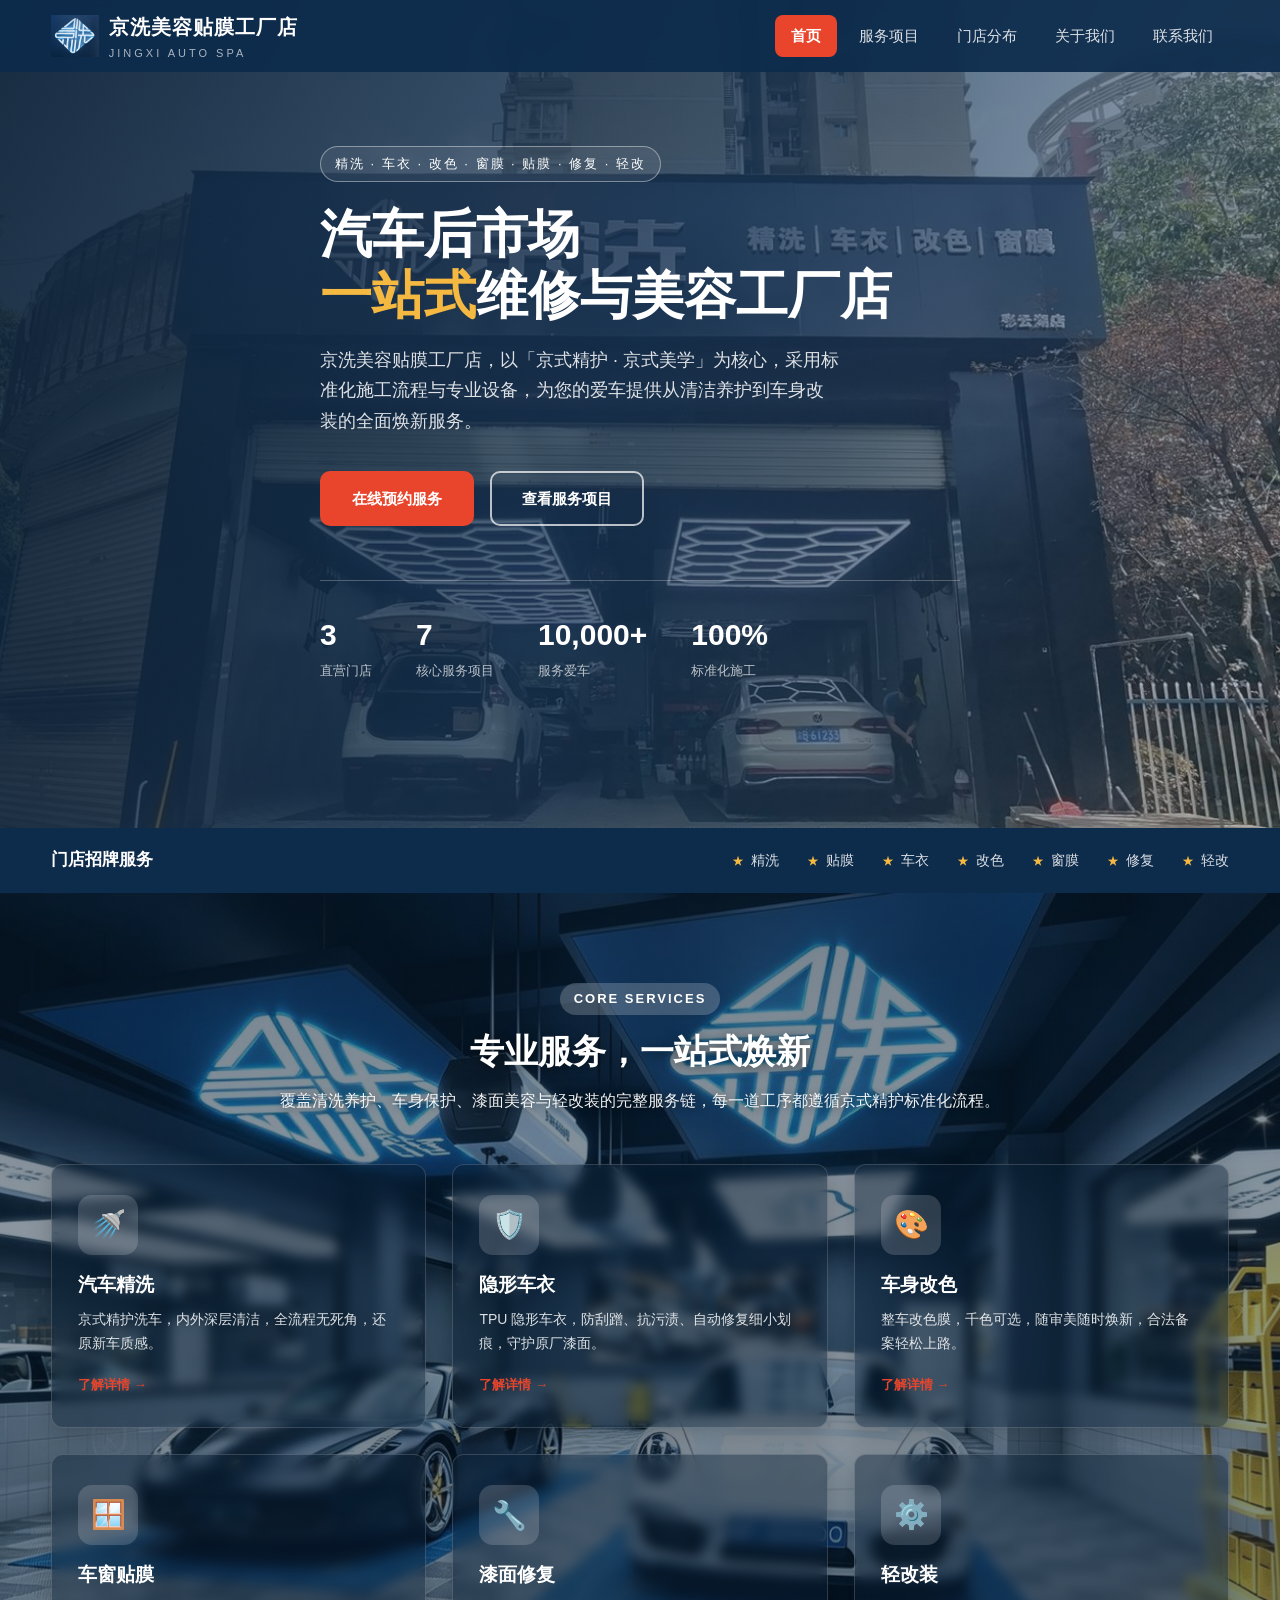
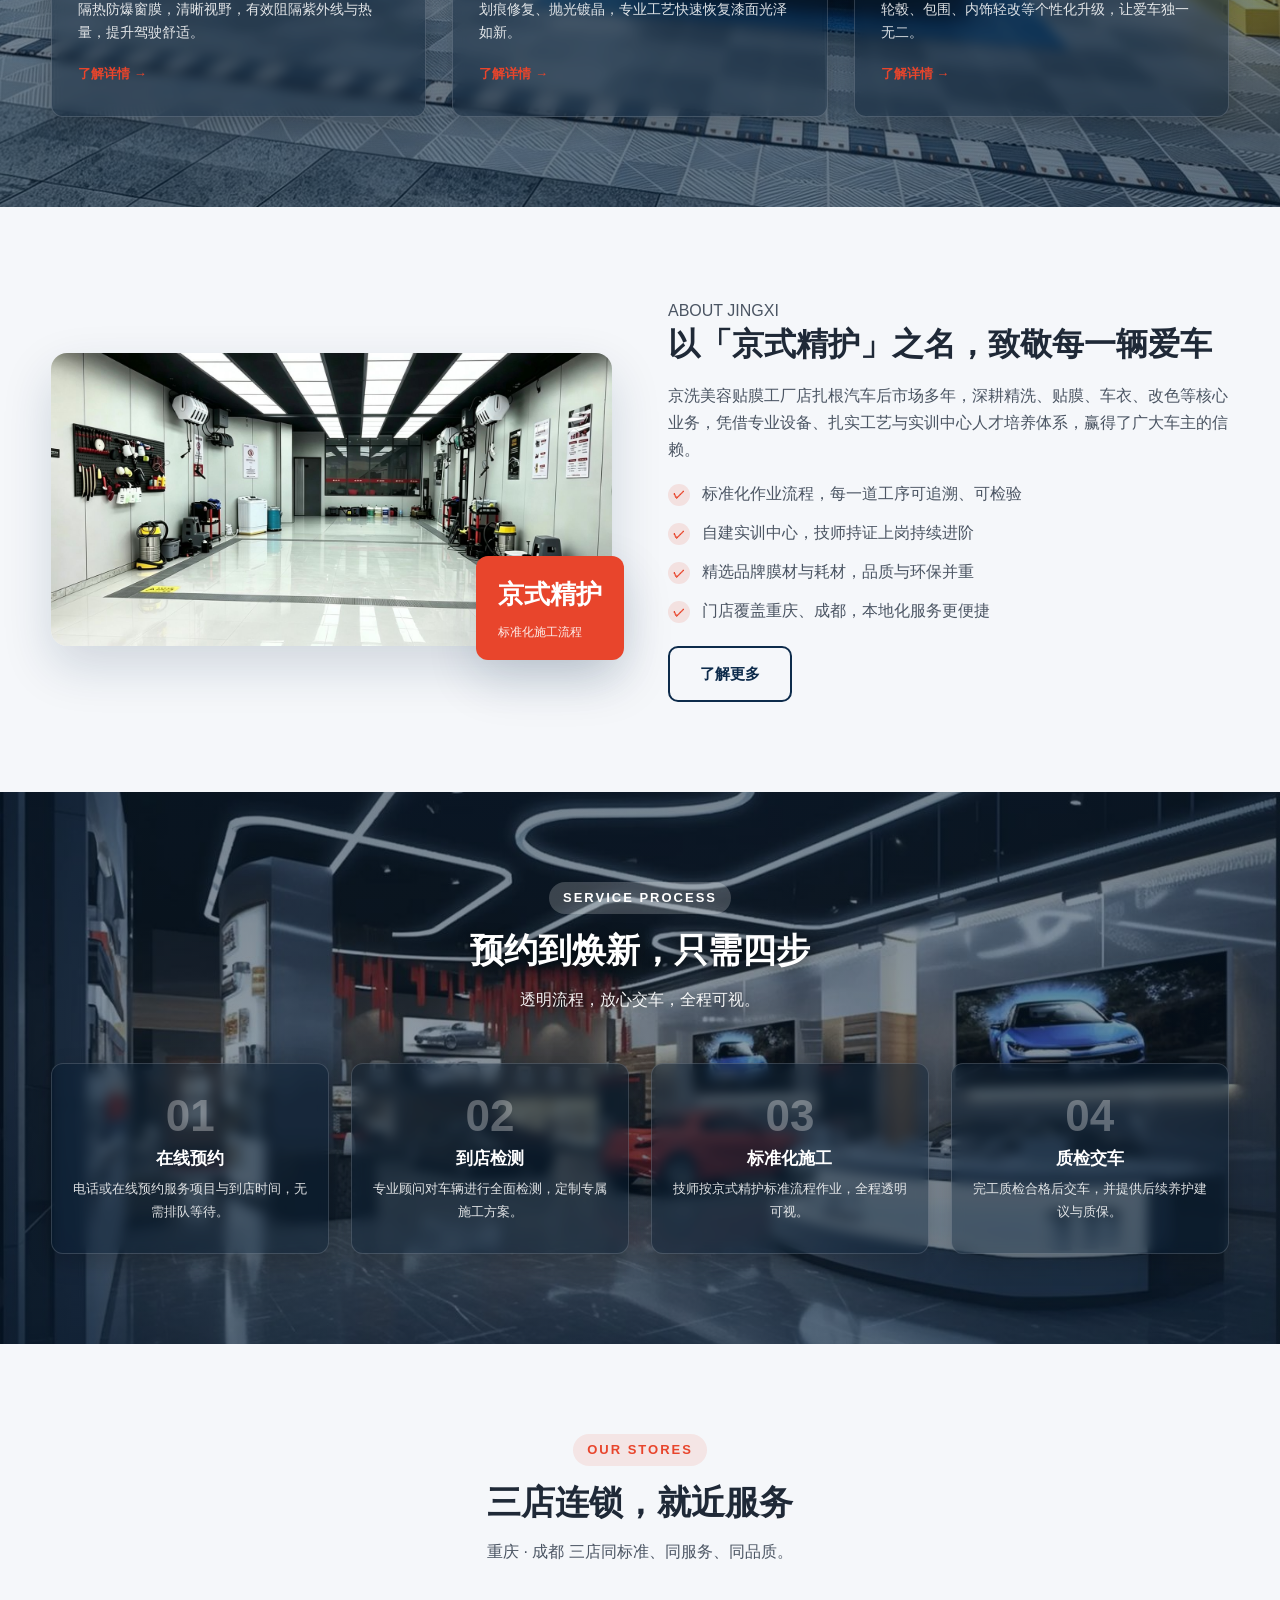
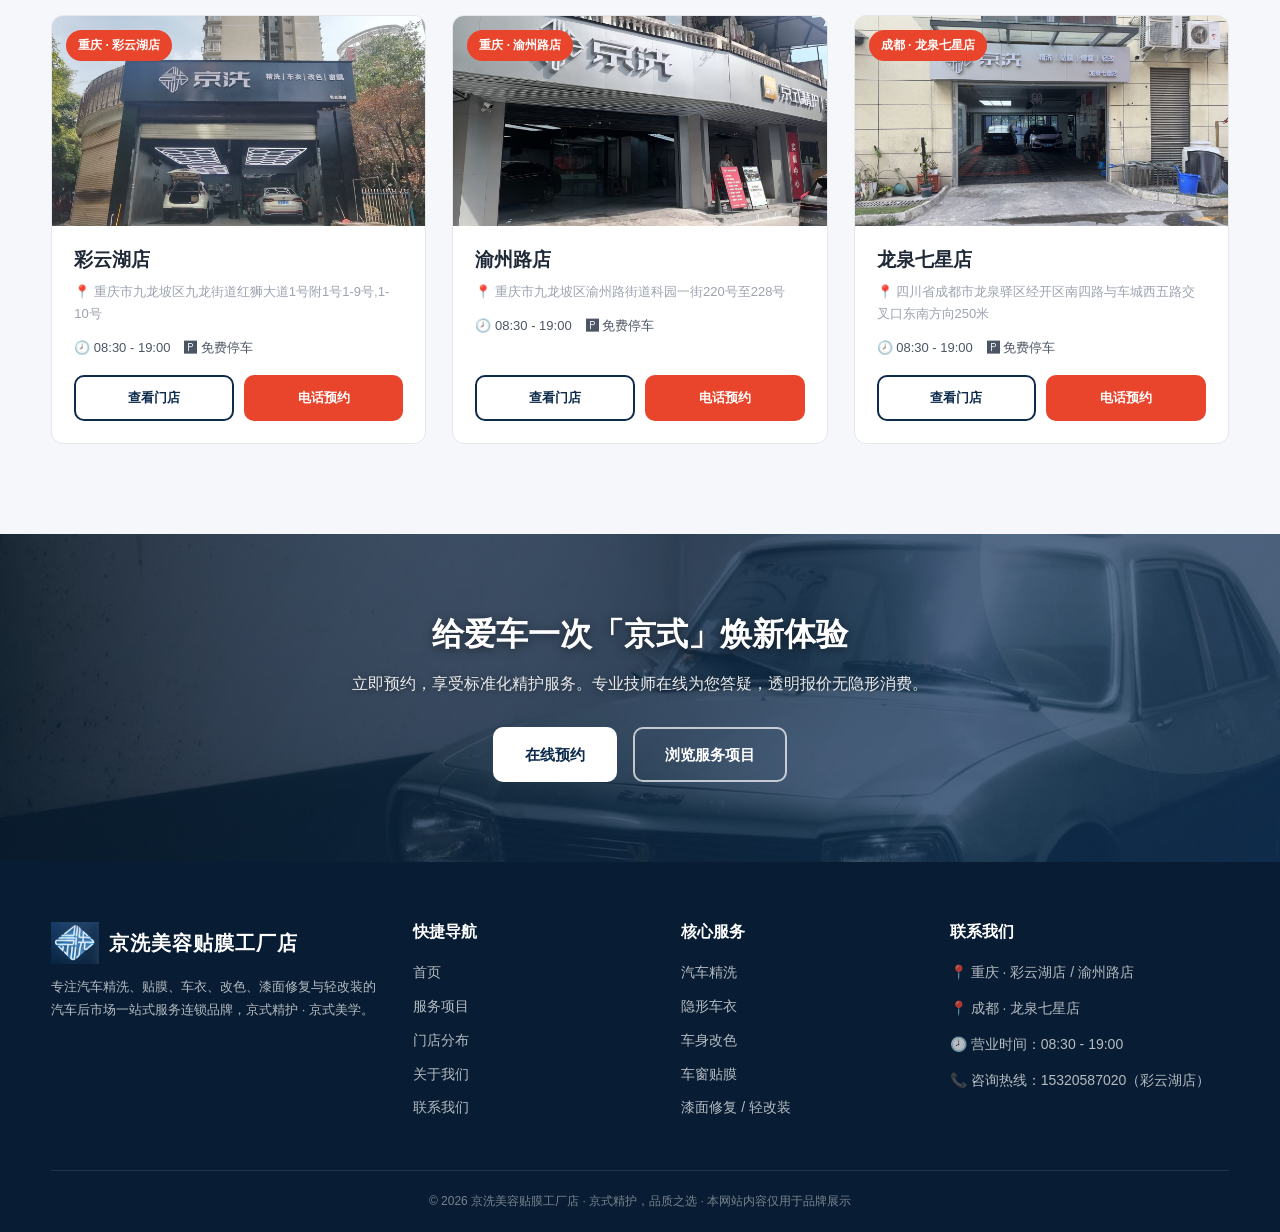
<file: index.html>
<!DOCTYPE html>
<html lang="zh-CN">
<head>
  <meta charset="UTF-8">
  <meta name="viewport" content="width=device-width, initial-scale=1.0">
  <title>京洗美容贴膜工厂店 - 汽车维修·美容·贴膜一站式服务</title>
  <meta name="description" content="京洗美容贴膜工厂店，专注汽车精洗、贴膜、隐形车衣、改色、漆面修复与轻改装，重庆彩云湖店、渝州路店、成都龙泉七星店三店连锁，京式精护，品质之选。">
  <link rel="icon" href="data:image/svg+xml,<svg xmlns='http://www.w3.org/2000/svg' viewBox='0 0 100 100'><rect width='100' height='100' rx='20' fill='%230d2b4b'/><text x='50' y='68' font-size='52' text-anchor='middle' fill='white' font-family='Arial' font-weight='bold'>京</text></svg>">
  <link rel="stylesheet" href="css/style.css">
</head>
<body>

  <!-- ================= 导航 ================= -->
  <header class="site-header">
    <div class="container header-inner">
      <a href="index.html" class="brand">
        <img src="images/logo.jpg?v6" alt="京洗美容贴膜工厂店" class="brand-logo-img">
        <span class="brand-name">京洗美容贴膜工厂店<small>JINGXI AUTO SPA</small></span>
      </a>
      <nav class="main-nav">
        <ul>
          <li><a href="index.html" class="active">首页</a></li>
          <li><a href="services.html">服务项目</a></li>
          <li><a href="stores.html">门店分布</a></li>
          <li><a href="about.html">关于我们</a></li>
          <li><a href="contact.html">联系我们</a></li>
        </ul>
        <a href="contact.html" class="nav-cta">立即预约</a>
      </nav>
      <button class="nav-toggle" aria-label="菜单"><span></span></button>
    </div>
  </header>

  <!-- ================= Hero ================= -->
  <section class="hero">
    <div class="hero-bg">
      <img src="images/caiyunhu-facade.jpg?v6" alt="京洗美容贴膜工厂店彩云湖店门店">
      <div class="overlay"></div>
    </div>
    <div class="container hero-content">
      <span class="tagline">精洗 · 车衣 · 改色 · 窗膜 · 贴膜 · 修复 · 轻改</span>
      <h1>汽车后市场<br><span class="hl">一站式</span>维修与美容工厂店</h1>
      <p>京洗美容贴膜工厂店，以「京式精护 · 京式美学」为核心，采用标准化施工流程与专业设备，为您的爱车提供从清洁养护到车身改装的全面焕新服务。</p>
      <div class="hero-actions">
        <a href="contact.html" class="btn btn-primary">在线预约服务</a>
        <a href="services.html" class="btn btn-ghost-light">查看服务项目</a>
      </div>
      <div class="hero-metrics">
        <div><div class="num" data-count="3" data-suffix="">+</div><div class="lbl">直营门店</div></div>
        <div><div class="num" data-count="7" data-suffix="">+</div><div class="lbl">核心服务项目</div></div>
        <div><div class="num" data-count="10000" data-suffix="+">0</div><div class="lbl">服务爱车</div></div>
        <div><div class="num" data-count="100" data-suffix="%">0</div><div class="lbl">标准化施工</div></div>
      </div>
    </div>
  </section>

  <!-- ================= 服务横幅条 ================= -->
  <div class="strip">
    <div class="container strip-inner">
      <b>门店招牌服务</b>
      <div class="items">
        <span>精洗</span><span>贴膜</span><span>车衣</span><span>改色</span><span>窗膜</span><span>修复</span><span>轻改</span>
      </div>
    </div>
  </div>

  <!-- ================= 服务概览 ================= -->
  <section class="section section-bg bg-carwash">
    <div class="container">
      <div class="section-head">
        <span class="tag">CORE SERVICES</span>
        <h2>专业服务，一站式焕新</h2>
        <p>覆盖清洗养护、车身保护、漆面美容与轻改装的完整服务链，每一道工序都遵循京式精护标准化流程。</p>
      </div>
      <div class="grid-3">
        <div class="service-card">
          <div class="icon">🚿</div>
          <h3>汽车精洗</h3>
          <p>京式精护洗车，内外深层清洁，全流程无死角，还原新车质感。</p>
          <a class="more" href="services.html">了解详情 →</a>
        </div>
        <div class="service-card">
          <div class="icon">🛡️</div>
          <h3>隐形车衣</h3>
          <p>TPU 隐形车衣，防刮蹭、抗污渍、自动修复细小划痕，守护原厂漆面。</p>
          <a class="more" href="services.html">了解详情 →</a>
        </div>
        <div class="service-card">
          <div class="icon">🎨</div>
          <h3>车身改色</h3>
          <p>整车改色膜，千色可选，随审美随时焕新，合法备案轻松上路。</p>
          <a class="more" href="services.html">了解详情 →</a>
        </div>
        <div class="service-card">
          <div class="icon">🪟</div>
          <h3>车窗贴膜</h3>
          <p>隔热防爆窗膜，清晰视野，有效阻隔紫外线与热量，提升驾驶舒适。</p>
          <a class="more" href="services.html">了解详情 →</a>
        </div>
        <div class="service-card">
          <div class="icon">🔧</div>
          <h3>漆面修复</h3>
          <p>划痕修复、抛光镀晶，专业工艺快速恢复漆面光泽如新。</p>
          <a class="more" href="services.html">了解详情 →</a>
        </div>
        <div class="service-card">
          <div class="icon">⚙️</div>
          <h3>轻改装</h3>
          <p>轮毂、包围、内饰轻改等个性化升级，让爱车独一无二。</p>
          <a class="more" href="services.html">了解详情 →</a>
        </div>
      </div>
    </div>
  </section>

  <!-- ================= 关于 · 京式精护 ================= -->
  <section class="section bg-soft">
    <div class="container split">
      <div class="media">
        <img src="images/jingxi-workshop.jpg?v6" alt="京洗门店标准化精细施工">
        <div class="badge"><b>京式精护</b><span>标准化施工流程</span></div>
      </div>
      <div class="content">
        <span class="tag">ABOUT JINGXI</span>
        <h2>以「京式精护」之名，致敬每一辆爱车</h2>
        <p>京洗美容贴膜工厂店扎根汽车后市场多年，深耕精洗、贴膜、车衣、改色等核心业务，凭借专业设备、扎实工艺与实训中心人才培养体系，赢得了广大车主的信赖。</p>
        <ul class="check-list">
          <li><span class="dot">✓</span>标准化作业流程，每一道工序可追溯、可检验</li>
          <li><span class="dot">✓</span>自建实训中心，技师持证上岗持续进阶</li>
          <li><span class="dot">✓</span>精选品牌膜材与耗材，品质与环保并重</li>
          <li><span class="dot">✓</span>门店覆盖重庆、成都，本地化服务更便捷</li>
        </ul>
        <a href="about.html" class="btn btn-outline" style="margin-top:10px;">了解更多</a>
      </div>
    </div>
  </section>

  <!-- ================= 服务流程 ================= -->
  <section class="section section-bg bg-workshop">
    <div class="container">
      <div class="section-head">
        <span class="tag">SERVICE PROCESS</span>
        <h2>预约到焕新，只需四步</h2>
        <p>透明流程，放心交车，全程可视。</p>
      </div>
      <div class="steps">
        <div class="step">
          <h4>在线预约</h4>
          <p>电话或在线预约服务项目与到店时间，无需排队等待。</p>
        </div>
        <div class="step">
          <h4>到店检测</h4>
          <p>专业顾问对车辆进行全面检测，定制专属施工方案。</p>
        </div>
        <div class="step">
          <h4>标准化施工</h4>
          <p>技师按京式精护标准流程作业，全程透明可视。</p>
        </div>
        <div class="step">
          <h4>质检交车</h4>
          <p>完工质检合格后交车，并提供后续养护建议与质保。</p>
        </div>
      </div>
    </div>
  </section>

  <!-- ================= 门店分布 ================= -->
  <section class="section bg-soft">
    <div class="container">
      <div class="section-head">
        <span class="tag">OUR STORES</span>
        <h2>三店连锁，就近服务</h2>
        <p>重庆 · 成都 三店同标准、同服务、同品质。</p>
      </div>
      <div class="grid-3">
        <div class="store-card">
          <div class="thumb"><img src="images/caiyunhu-facade.jpg?v6" alt="彩云湖店"><span class="flag">重庆 · 彩云湖店</span></div>
          <div class="body">
            <h3>彩云湖店</h3>
            <div class="addr">📍 重庆市九龙坡区九龙街道红狮大道1号附1号1-9号,1-10号</div>
            <div class="meta"><span>🕗 08:30 - 19:00</span><span>🅿 免费停车</span></div>
            <div class="foot">
              <a class="btn btn-outline" href="stores.html">查看门店</a>
              <a class="btn btn-primary" data-call="15320587020" href="tel:15320587020">电话预约</a>
            </div>
          </div>
        </div>
        <div class="store-card">
          <div class="thumb"><img src="images/yuzhou-1-facade.jpg?v6" alt="渝州路店"><span class="flag">重庆 · 渝州路店</span></div>
          <div class="body">
            <h3>渝州路店</h3>
            <div class="addr">📍 重庆市九龙坡区渝州路街道科园一街220号至228号</div>
            <div class="meta"><span>🕗 08:30 - 19:00</span><span>🅿 免费停车</span></div>
            <div class="foot">
              <a class="btn btn-outline" href="stores.html">查看门店</a>
              <a class="btn btn-primary" data-call="18983612348" href="tel:18983612348">电话预约</a>
            </div>
          </div>
        </div>
        <div class="store-card">
          <div class="thumb"><img src="images/longquan-2-facade.jpg?v6" alt="龙泉七星店"><span class="flag">成都 · 龙泉七星店</span></div>
          <div class="body">
            <h3>龙泉七星店</h3>
            <div class="addr">📍 四川省成都市龙泉驿区经开区南四路与车城西五路交叉口东南方向250米</div>
            <div class="meta"><span>🕗 08:30 - 19:00</span><span>🅿 免费停车</span></div>
            <div class="foot">
              <a class="btn btn-outline" href="stores.html">查看门店</a>
              <a class="btn btn-primary" data-call="18080872590" href="tel:18080872590">电话预约</a>
            </div>
          </div>
        </div>
      </div>
    </div>
  </section>

  <!-- ================= CTA ================= -->
  <section class="cta-band">
    <div class="container">
      <h2>给爱车一次「京式」焕新体验</h2>
      <p>立即预约，享受标准化精护服务。专业技师在线为您答疑，透明报价无隐形消费。</p>
      <div class="actions">
        <a href="contact.html" class="btn btn-light">在线预约</a>
        <a href="services.html" class="btn btn-ghost-light">浏览服务项目</a>
      </div>
    </div>
  </section>

  <!-- ================= 页脚 ================= -->
  <footer class="site-footer">
    <div class="container">
      <div class="footer-grid">
        <div class="footer-about">
          <a href="index.html" class="brand">
            <img src="images/logo.jpg?v6" alt="京洗美容贴膜工厂店" class="brand-logo-img">
            <span class="brand-name" style="color:#fff;">京洗美容贴膜工厂店</span>
          </a>
          <p>专注汽车精洗、贴膜、车衣、改色、漆面修复与轻改装的汽车后市场一站式服务连锁品牌，京式精护 · 京式美学。</p>
        </div>
        <div>
          <h4>快捷导航</h4>
          <ul class="footer-links">
            <li><a href="index.html">首页</a></li>
            <li><a href="services.html">服务项目</a></li>
            <li><a href="stores.html">门店分布</a></li>
            <li><a href="about.html">关于我们</a></li>
            <li><a href="contact.html">联系我们</a></li>
          </ul>
        </div>
        <div>
          <h4>核心服务</h4>
          <ul class="footer-links">
            <li><a href="services.html">汽车精洗</a></li>
            <li><a href="services.html">隐形车衣</a></li>
            <li><a href="services.html">车身改色</a></li>
            <li><a href="services.html">车窗贴膜</a></li>
            <li><a href="services.html">漆面修复 / 轻改装</a></li>
          </ul>
        </div>
        <div>
          <h4>联系我们</h4>
          <ul class="footer-contact">
            <li>📍 重庆 · 彩云湖店 / 渝州路店</li>
            <li>📍 成都 · 龙泉七星店</li>
            <li>🕗 营业时间：08:30 - 19:00</li>
            <li>📞 咨询热线：15320587020（彩云湖店）</li>
          </ul>
        </div>
      </div>
      <div class="footer-bottom">© 2026 京洗美容贴膜工厂店 · 京式精护，品质之选 · 本网站内容仅用于品牌展示</div>
    </div>
  </footer>

  <script src="js/main.js"></script>
</body>
</html>
</file>
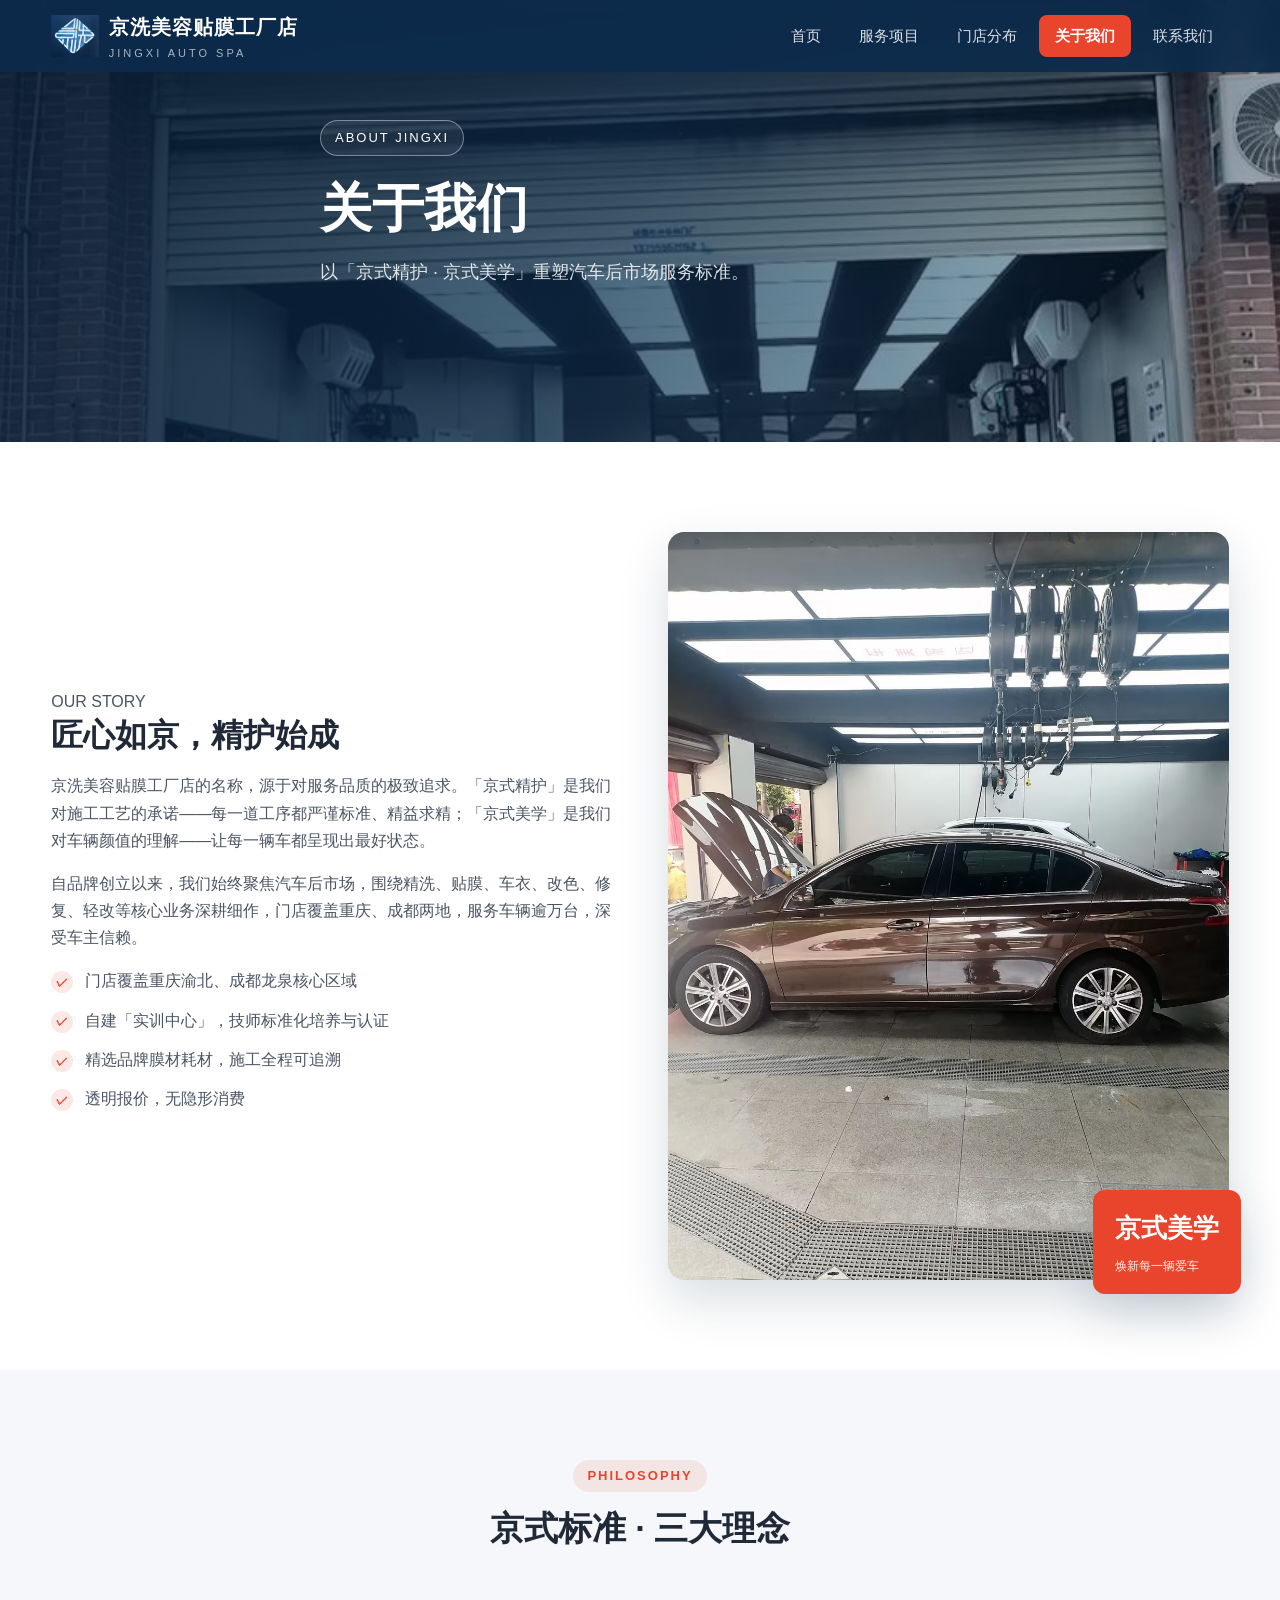
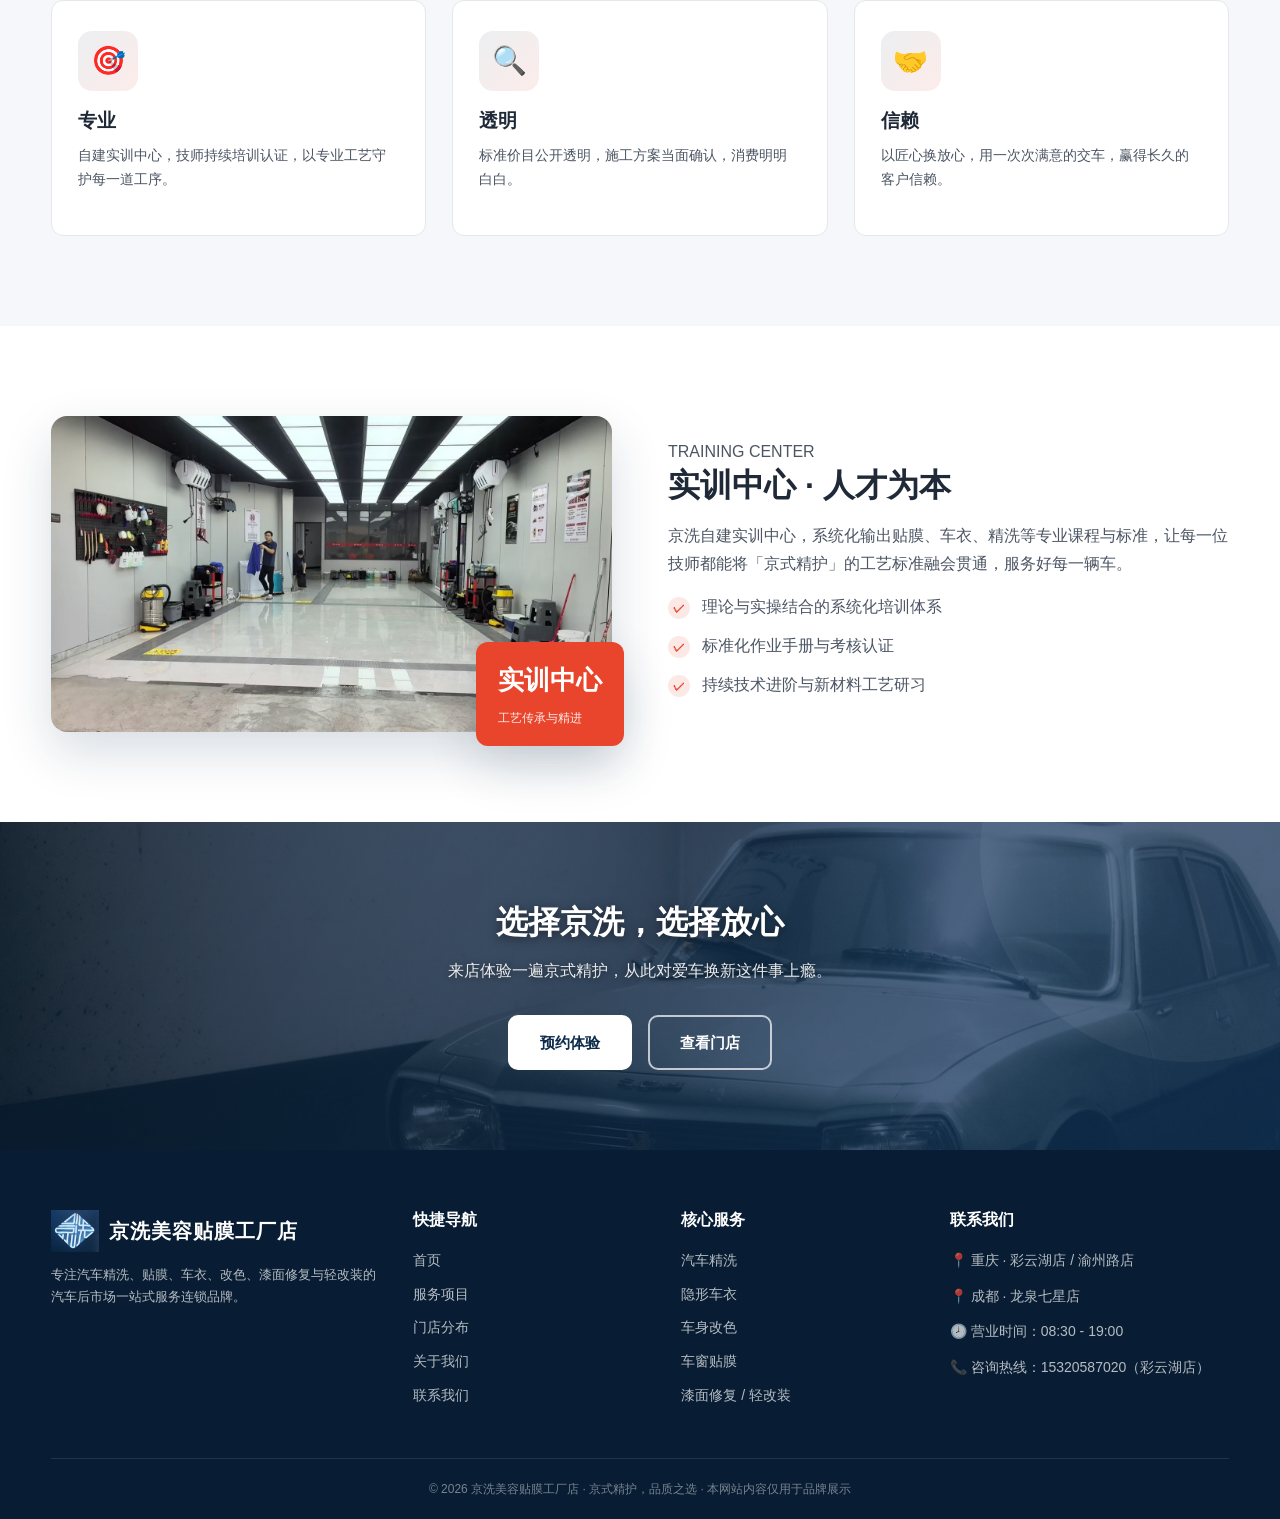
<file: about.html>
<!DOCTYPE html>
<html lang="zh-CN">
<head>
  <meta charset="UTF-8">
  <meta name="viewport" content="width=device-width, initial-scale=1.0">
  <title>关于我们 - 京洗美容贴膜工厂店</title>
  <meta name="description" content="京洗美容贴膜工厂店，汽车后市场一站式维修美容连锁品牌。以京式精护与京式美学为核心，自建实训中心培养专业技师，服务重庆、成都三店。">
  <link rel="icon" href="data:image/svg+xml,<svg xmlns='http://www.w3.org/2000/svg' viewBox='0 0 100 100'><rect width='100' height='100' rx='20' fill='%230d2b4b'/><text x='50' y='68' font-size='52' text-anchor='middle' fill='white' font-family='Arial' font-weight='bold'>京</text></svg>">
  <link rel="stylesheet" href="css/style.css">
</head>
<body>

  <header class="site-header">
    <div class="container header-inner">
      <a href="index.html" class="brand">
        <img src="images/logo.jpg?v6" alt="京洗美容贴膜工厂店" class="brand-logo-img">
        <span class="brand-name">京洗美容贴膜工厂店<small>JINGXI AUTO SPA</small></span>
      </a>
      <nav class="main-nav">
        <ul>
          <li><a href="index.html">首页</a></li>
          <li><a href="services.html">服务项目</a></li>
          <li><a href="stores.html">门店分布</a></li>
          <li><a href="about.html" class="active">关于我们</a></li>
          <li><a href="contact.html">联系我们</a></li>
        </ul>
        <a href="contact.html" class="nav-cta">立即预约</a>
      </nav>
      <button class="nav-toggle" aria-label="菜单"><span></span></button>
    </div>
  </header>

  <!-- 页面横幅 -->
  <section class="hero" style="min-height:40vh;">
    <div class="hero-bg">
      <img src="images/yuzhou-7-sign.jpg?v6" alt="京洗门店招牌">
      <div class="overlay"></div>
    </div>
    <div class="container hero-content">
      <span class="tagline">ABOUT JINGXI</span>
      <h1>关于我们</h1>
      <p>以「京式精护 · 京式美学」重塑汽车后市场服务标准。</p>
    </div>
  </section>

  <!-- 品牌故事 -->
  <section class="section">
    <div class="container split">
      <div class="content">
        <span class="tag">OUR STORY</span>
        <h2>匠心如京，精护始成</h2>
        <p>京洗美容贴膜工厂店的名称，源于对服务品质的极致追求。「京式精护」是我们对施工工艺的承诺——每一道工序都严谨标准、精益求精；「京式美学」是我们对车辆颜值的理解——让每一辆车都呈现出最好状态。</p>
        <p>自品牌创立以来，我们始终聚焦汽车后市场，围绕精洗、贴膜、车衣、改色、修复、轻改等核心业务深耕细作，门店覆盖重庆、成都两地，服务车辆逾万台，深受车主信赖。</p>
        <ul class="check-list">
          <li><span class="dot">✓</span>门店覆盖重庆渝北、成都龙泉核心区域</li>
          <li><span class="dot">✓</span>自建「实训中心」，技师标准化培养与认证</li>
          <li><span class="dot">✓</span>精选品牌膜材耗材，施工全程可追溯</li>
          <li><span class="dot">✓</span>透明报价，无隐形消费</li>
        </ul>
      </div>
      <div class="media">
        <img src="images/yuzhou-4-work.jpg?v6" alt="技师施工场景">
        <div class="badge"><b>京式美学</b><span>焕新每一辆爱车</span></div>
      </div>
    </div>
  </section>

  <!-- 京式理念 -->
  <section class="section bg-soft">
    <div class="container">
      <div class="section-head">
        <span class="tag">PHILOSOPHY</span>
        <h2>京式标准 · 三大理念</h2>
      </div>
      <div class="grid-3">
        <div class="service-card">
          <div class="icon">🎯</div>
          <h3>专业</h3>
          <p>自建实训中心，技师持续培训认证，以专业工艺守护每一道工序。</p>
        </div>
        <div class="service-card">
          <div class="icon">🔍</div>
          <h3>透明</h3>
          <p>标准价目公开透明，施工方案当面确认，消费明明白白。</p>
        </div>
        <div class="service-card">
          <div class="icon">🤝</div>
          <h3>信赖</h3>
          <p>以匠心换放心，用一次次满意的交车，赢得长久的客户信赖。</p>
        </div>
      </div>
    </div>
  </section>

  <!-- 实训中心 -->
  <section class="section">
    <div class="container split" style="direction:rtl;">
      <div class="content" style="direction:ltr;">
        <span class="tag">TRAINING CENTER</span>
        <h2>实训中心 · 人才为本</h2>
        <p>京洗自建实训中心，系统化输出贴膜、车衣、精洗等专业课程与标准，让每一位技师都能将「京式精护」的工艺标准融会贯通，服务好每一辆车。</p>
        <ul class="check-list">
          <li><span class="dot">✓</span>理论与实操结合的系统化培训体系</li>
          <li><span class="dot">✓</span>标准化作业手册与考核认证</li>
          <li><span class="dot">✓</span>持续技术进阶与新材料工艺研习</li>
        </ul>
      </div>
      <div class="media" style="direction:ltr;">
        <img src="images/yuzhou-3-detailing.jpg?v6" alt="实训中心精细作业">
        <div class="badge"><b>实训中心</b><span>工艺传承与精进</span></div>
      </div>
    </div>
  </section>

  <!-- CTA -->
  <section class="cta-band">
    <div class="container">
      <h2>选择京洗，选择放心</h2>
      <p>来店体验一遍京式精护，从此对爱车换新这件事上瘾。</p>
      <div class="actions">
        <a href="contact.html" class="btn btn-light">预约体验</a>
        <a href="stores.html" class="btn btn-ghost-light">查看门店</a>
      </div>
    </div>
  </section>

  <footer class="site-footer">
    <div class="container">
      <div class="footer-grid">
        <div class="footer-about">
          <a href="index.html" class="brand">
            <img src="images/logo.jpg?v6" alt="京洗美容贴膜工厂店" class="brand-logo-img">
            <span class="brand-name" style="color:#fff;">京洗美容贴膜工厂店</span>
          </a>
          <p>专注汽车精洗、贴膜、车衣、改色、漆面修复与轻改装的汽车后市场一站式服务连锁品牌。</p>
        </div>
        <div>
          <h4>快捷导航</h4>
          <ul class="footer-links">
            <li><a href="index.html">首页</a></li>
            <li><a href="services.html">服务项目</a></li>
            <li><a href="stores.html">门店分布</a></li>
            <li><a href="about.html">关于我们</a></li>
            <li><a href="contact.html">联系我们</a></li>
          </ul>
        </div>
        <div>
          <h4>核心服务</h4>
          <ul class="footer-links">
            <li><a href="services.html">汽车精洗</a></li>
            <li><a href="services.html">隐形车衣</a></li>
            <li><a href="services.html">车身改色</a></li>
            <li><a href="services.html">车窗贴膜</a></li>
            <li><a href="services.html">漆面修复 / 轻改装</a></li>
          </ul>
        </div>
        <div>
          <h4>联系我们</h4>
          <ul class="footer-contact">
            <li>📍 重庆 · 彩云湖店 / 渝州路店</li>
            <li>📍 成都 · 龙泉七星店</li>
            <li>🕗 营业时间：08:30 - 19:00</li>
            <li>📞 咨询热线：15320587020（彩云湖店）</li>
          </ul>
        </div>
      </div>
      <div class="footer-bottom">© 2026 京洗美容贴膜工厂店 · 京式精护，品质之选 · 本网站内容仅用于品牌展示</div>
    </div>
  </footer>

  <script src="js/main.js"></script>
</body>
</html>
</file>
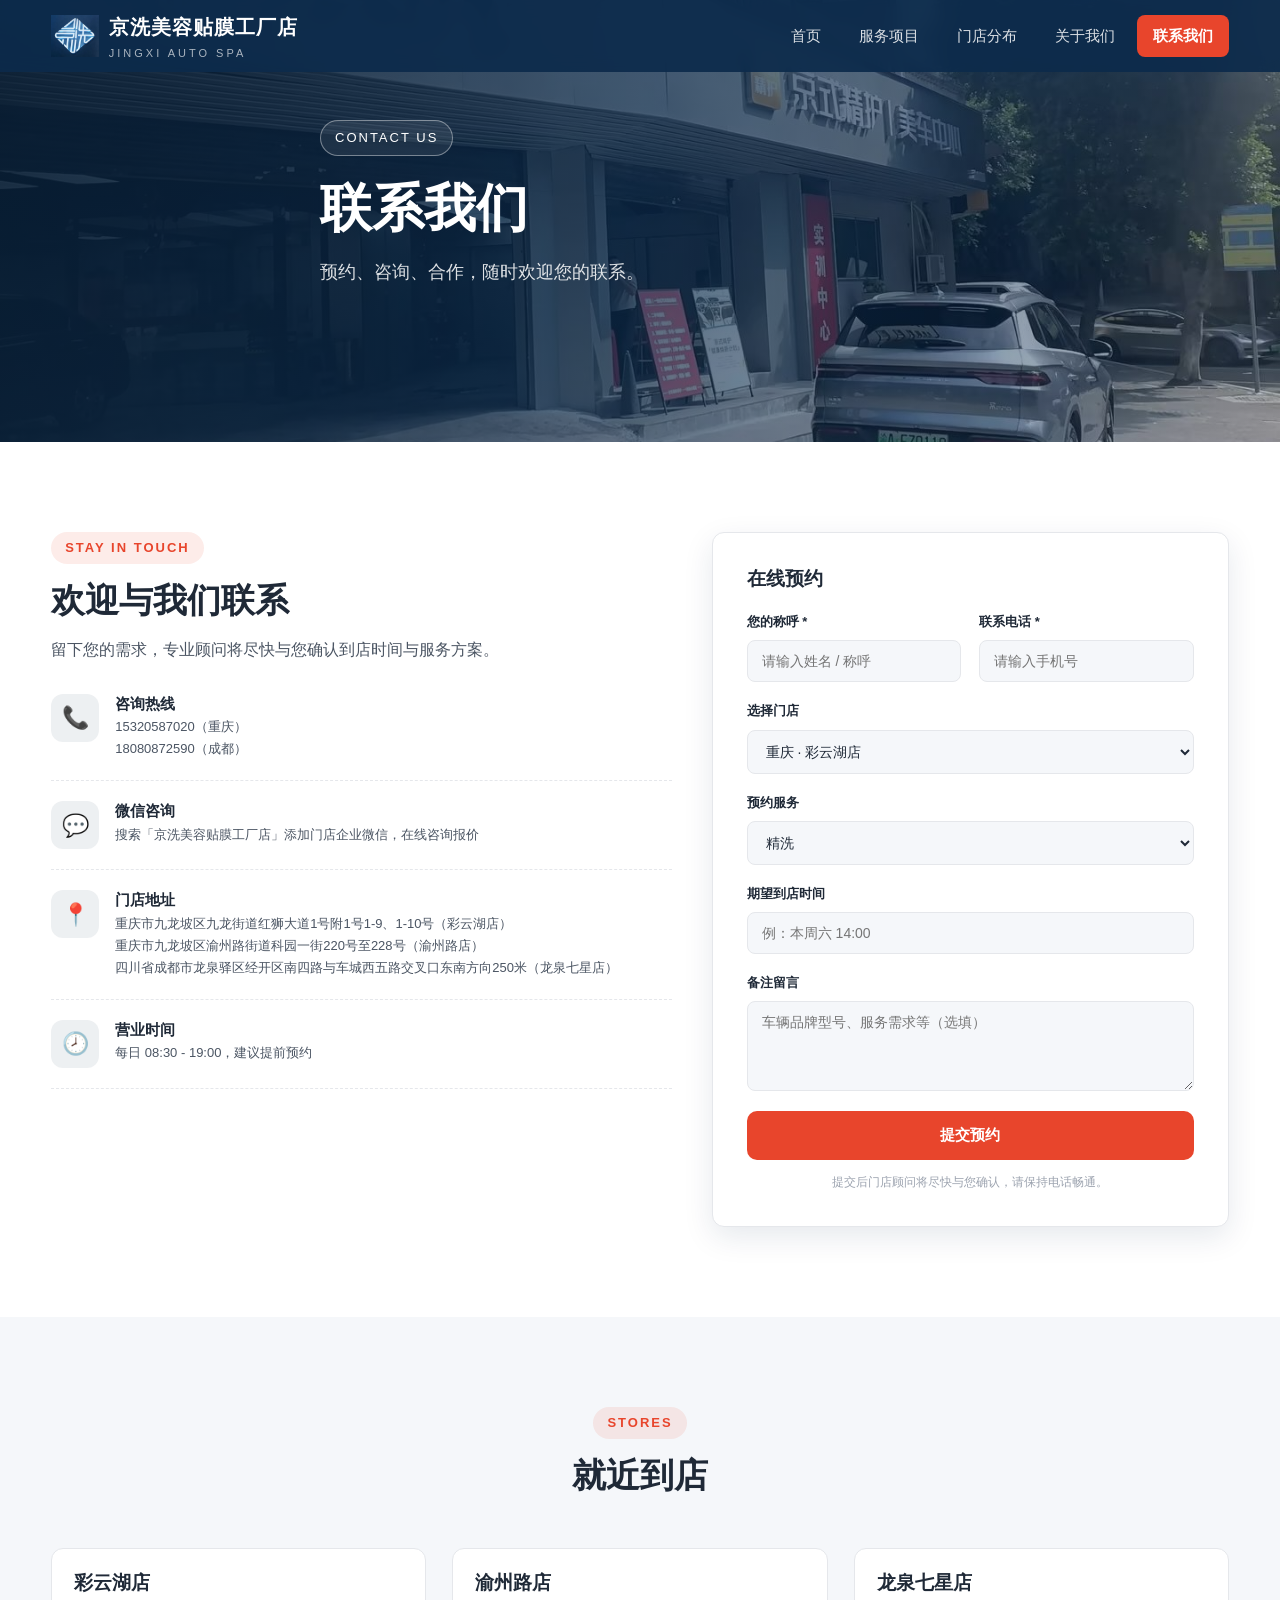
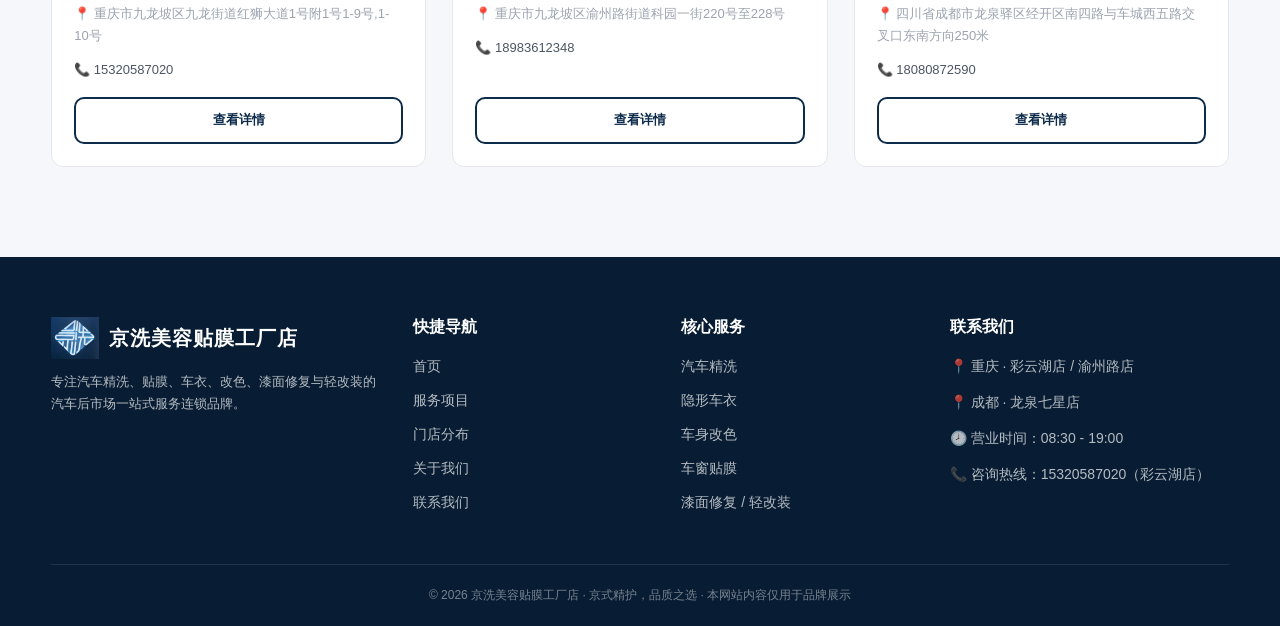
<file: contact.html>
<!DOCTYPE html>
<html lang="zh-CN">
<head>
  <meta charset="UTF-8">
  <meta name="viewport" content="width=device-width, initial-scale=1.0">
  <title>联系我们 - 京洗美容贴膜工厂店</title>
  <meta name="description" content="联系京洗美容贴膜工厂店，在线预约精洗、贴膜、车衣、改色等服务。重庆彩云湖店、渝州路店、成都龙泉七星店。">
  <link rel="icon" href="data:image/svg+xml,<svg xmlns='http://www.w3.org/2000/svg' viewBox='0 0 100 100'><rect width='100' height='100' rx='20' fill='%230d2b4b'/><text x='50' y='68' font-size='52' text-anchor='middle' fill='white' font-family='Arial' font-weight='bold'>京</text></svg>">
  <link rel="stylesheet" href="css/style.css">
</head>
<body>

  <header class="site-header">
    <div class="container header-inner">
      <a href="index.html" class="brand">
        <img src="images/logo.jpg?v6" alt="京洗美容贴膜工厂店" class="brand-logo-img">
        <span class="brand-name">京洗美容贴膜工厂店<small>JINGXI AUTO SPA</small></span>
      </a>
      <nav class="main-nav">
        <ul>
          <li><a href="index.html">首页</a></li>
          <li><a href="services.html">服务项目</a></li>
          <li><a href="stores.html">门店分布</a></li>
          <li><a href="about.html">关于我们</a></li>
          <li><a href="contact.html" class="active">联系我们</a></li>
        </ul>
        <a href="contact.html" class="nav-cta">立即预约</a>
      </nav>
      <button class="nav-toggle" aria-label="菜单"><span></span></button>
    </div>
  </header>

  <!-- 页面横幅 -->
  <section class="hero" style="min-height:40vh;">
    <div class="hero-bg">
      <img src="images/yuzhou-5-center.jpg?v6" alt="京洗美车中心">
      <div class="overlay"></div>
    </div>
    <div class="container hero-content">
      <span class="tagline">CONTACT US</span>
      <h1>联系我们</h1>
      <p>预约、咨询、合作，随时欢迎您的联系。</p>
    </div>
  </section>

  <!-- 联系方式 + 表单 -->
  <section class="section">
    <div class="container contact-wrap">
      <div class="contact-info">
        <div class="section-head" style="text-align:left;margin:0 0 10px;">
          <span class="tag">STAY IN TOUCH</span>
          <h2>欢迎与我们联系</h2>
          <p>留下您的需求，专业顾问将尽快与您确认到店时间与服务方案。</p>
        </div>

        <div class="info-card">
          <div class="ico">📞</div>
          <div>
            <h4>咨询热线</h4>
            <p>15320587020（重庆）<br>18080872590（成都）</p>
          </div>
        </div>
        <div class="info-card">
          <div class="ico">💬</div>
          <div>
            <h4>微信咨询</h4>
            <p>搜索「京洗美容贴膜工厂店」添加门店企业微信，在线咨询报价</p>
          </div>
        </div>
        <div class="info-card">
          <div class="ico">📍</div>
          <div>
            <h4>门店地址</h4>
            <p>重庆市九龙坡区九龙街道红狮大道1号附1号1-9、1-10号（彩云湖店）<br>
               重庆市九龙坡区渝州路街道科园一街220号至228号（渝州路店）<br>
               四川省成都市龙泉驿区经开区南四路与车城西五路交叉口东南方向250米（龙泉七星店）</p>
          </div>
        </div>
        <div class="info-card">
          <div class="ico">🕗</div>
          <div>
            <h4>营业时间</h4>
            <p>每日 08:30 - 19:00，建议提前预约</p>
          </div>
        </div>
      </div>

      <div class="form-card">
        <h3 style="margin-bottom:20px;">在线预约</h3>
        <form data-js-form novalidate>
          <div class="form-grid">
            <div class="form-group">
              <label for="name">您的称呼 *</label>
              <input type="text" id="name" name="name" placeholder="请输入姓名 / 称呼" required>
            </div>
            <div class="form-group">
              <label for="phone">联系电话 *</label>
              <input type="tel" id="phone" name="phone" placeholder="请输入手机号" required>
            </div>
            <div class="form-group full">
              <label for="store">选择门店</label>
              <select id="store" name="store">
                <option>重庆 · 彩云湖店</option>
                <option>重庆 · 渝州路店</option>
                <option>成都 · 龙泉七星店</option>
              </select>
            </div>
            <div class="form-group full">
              <label for="service">预约服务</label>
              <select id="service" name="service">
                <option>精洗</option>
                <option>车窗贴膜</option>
                <option>隐形车衣</option>
                <option>车身改色</option>
                <option>漆面修复</option>
                <option>轻改装</option>
                <option>其他 / 到店咨询</option>
              </select>
            </div>
            <div class="form-group full">
              <label for="date">期望到店时间</label>
              <input type="text" id="date" name="date" placeholder="例：本周六 14:00">
            </div>
            <div class="form-group full">
              <label for="msg">备注留言</label>
              <textarea id="msg" name="msg" rows="4" placeholder="车辆品牌型号、服务需求等（选填）"></textarea>
            </div>
          </div>
          <button type="submit" class="btn btn-primary form-submit">提交预约</button>
          <p class="form-note">提交后门店顾问将尽快与您确认，请保持电话畅通。</p>
        </form>
      </div>
    </div>
  </section>

  <!-- 三店地址速览 -->
  <section class="section bg-soft">
    <div class="container">
      <div class="section-head">
        <span class="tag">STORES</span>
        <h2>就近到店</h2>
      </div>
      <div class="grid-3">
        <div class="store-card">
          <div class="body">
            <h3>彩云湖店</h3>
            <div class="addr">📍 重庆市九龙坡区九龙街道红狮大道1号附1号1-9号,1-10号</div>
            <div class="meta"><span>📞 15320587020</span></div>
            <div class="foot"><a class="btn btn-outline" href="stores.html">查看详情</a></div>
          </div>
        </div>
        <div class="store-card">
          <div class="body">
            <h3>渝州路店</h3>
            <div class="addr">📍 重庆市九龙坡区渝州路街道科园一街220号至228号</div>
            <div class="meta"><span>📞 18983612348</span></div>
            <div class="foot"><a class="btn btn-outline" href="stores.html">查看详情</a></div>
          </div>
        </div>
        <div class="store-card">
          <div class="body">
            <h3>龙泉七星店</h3>
            <div class="addr">📍 四川省成都市龙泉驿区经开区南四路与车城西五路交叉口东南方向250米</div>
            <div class="meta"><span>📞 18080872590</span></div>
            <div class="foot"><a class="btn btn-outline" href="stores.html">查看详情</a></div>
          </div>
        </div>
      </div>
    </div>
  </section>

  <footer class="site-footer">
    <div class="container">
      <div class="footer-grid">
        <div class="footer-about">
          <a href="index.html" class="brand">
            <img src="images/logo.jpg?v6" alt="京洗美容贴膜工厂店" class="brand-logo-img">
            <span class="brand-name" style="color:#fff;">京洗美容贴膜工厂店</span>
          </a>
          <p>专注汽车精洗、贴膜、车衣、改色、漆面修复与轻改装的汽车后市场一站式服务连锁品牌。</p>
        </div>
        <div>
          <h4>快捷导航</h4>
          <ul class="footer-links">
            <li><a href="index.html">首页</a></li>
            <li><a href="services.html">服务项目</a></li>
            <li><a href="stores.html">门店分布</a></li>
            <li><a href="about.html">关于我们</a></li>
            <li><a href="contact.html">联系我们</a></li>
          </ul>
        </div>
        <div>
          <h4>核心服务</h4>
          <ul class="footer-links">
            <li><a href="services.html">汽车精洗</a></li>
            <li><a href="services.html">隐形车衣</a></li>
            <li><a href="services.html">车身改色</a></li>
            <li><a href="services.html">车窗贴膜</a></li>
            <li><a href="services.html">漆面修复 / 轻改装</a></li>
          </ul>
        </div>
        <div>
          <h4>联系我们</h4>
          <ul class="footer-contact">
            <li>📍 重庆 · 彩云湖店 / 渝州路店</li>
            <li>📍 成都 · 龙泉七星店</li>
            <li>🕗 营业时间：08:30 - 19:00</li>
            <li>📞 咨询热线：15320587020（彩云湖店）</li>
          </ul>
        </div>
      </div>
      <div class="footer-bottom">© 2026 京洗美容贴膜工厂店 · 京式精护，品质之选 · 本网站内容仅用于品牌展示</div>
    </div>
  </footer>

  <script src="js/main.js"></script>
</body>
</html>
</file>
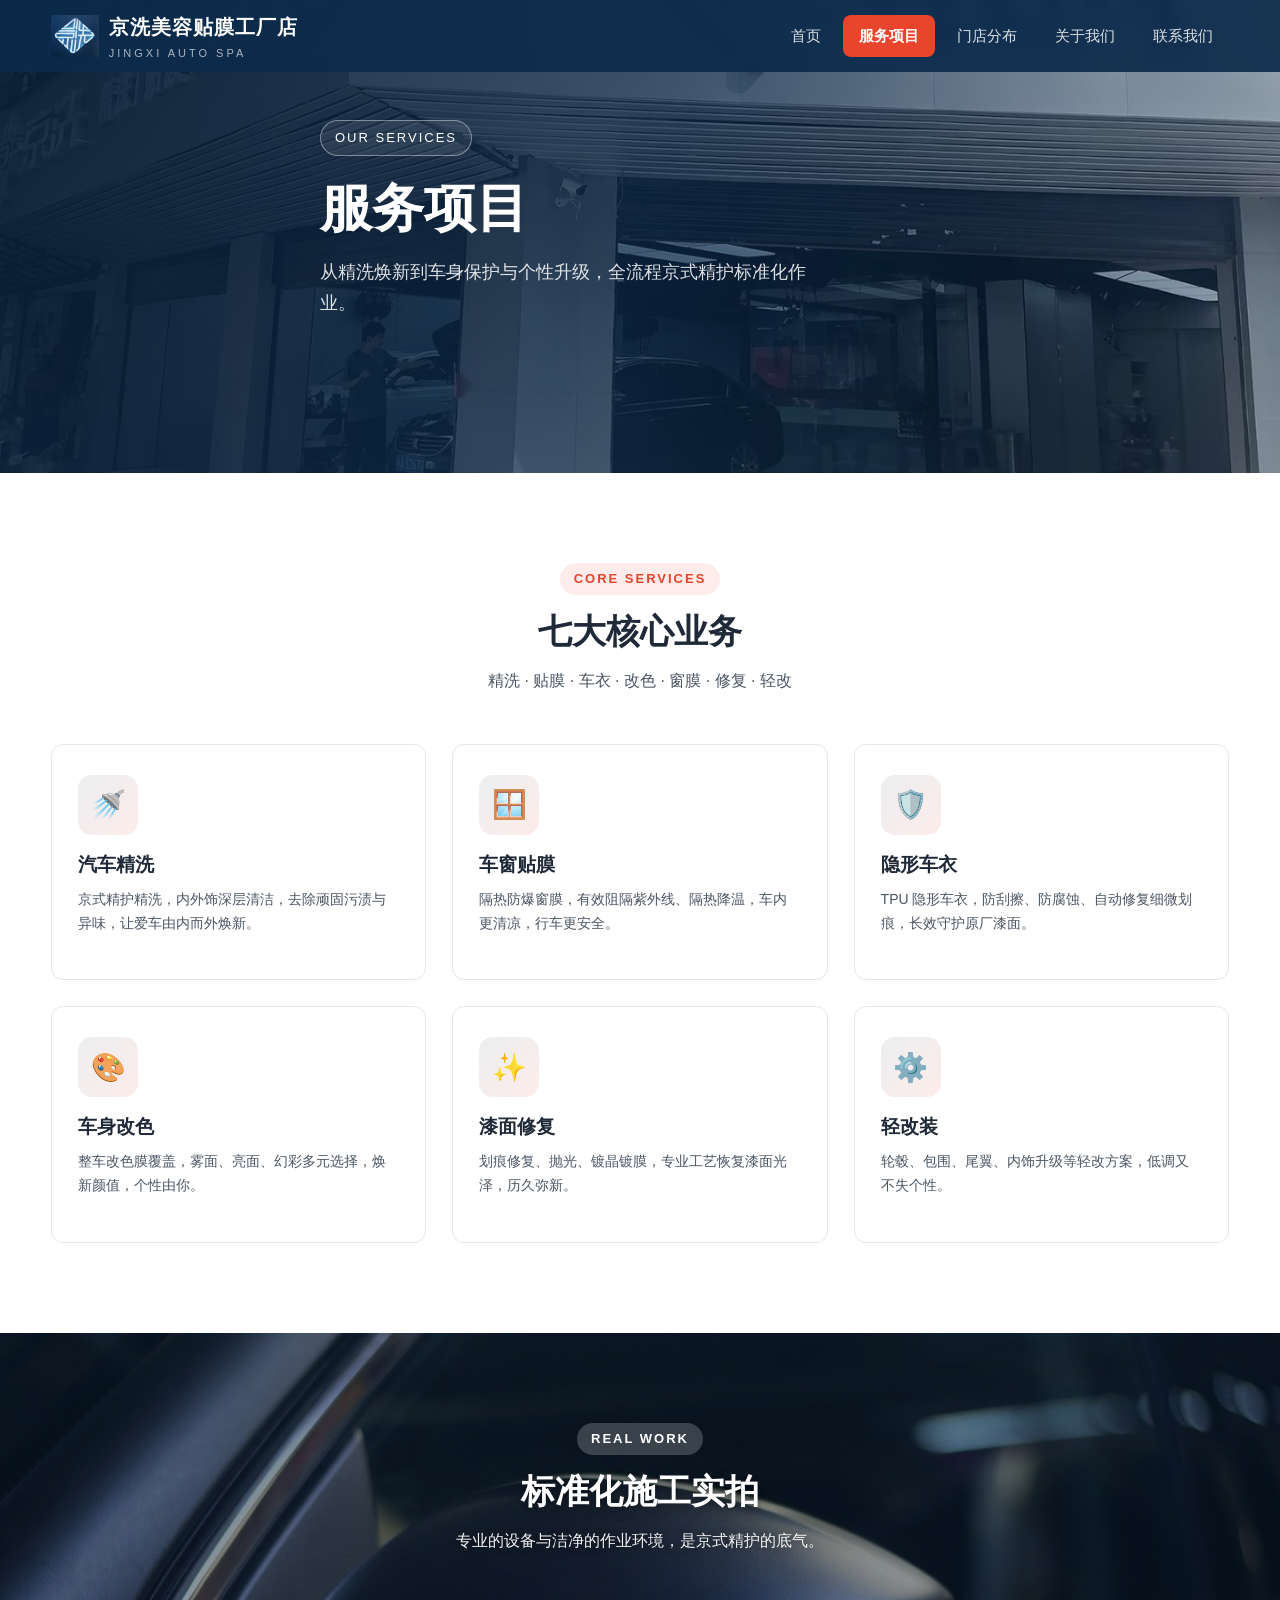
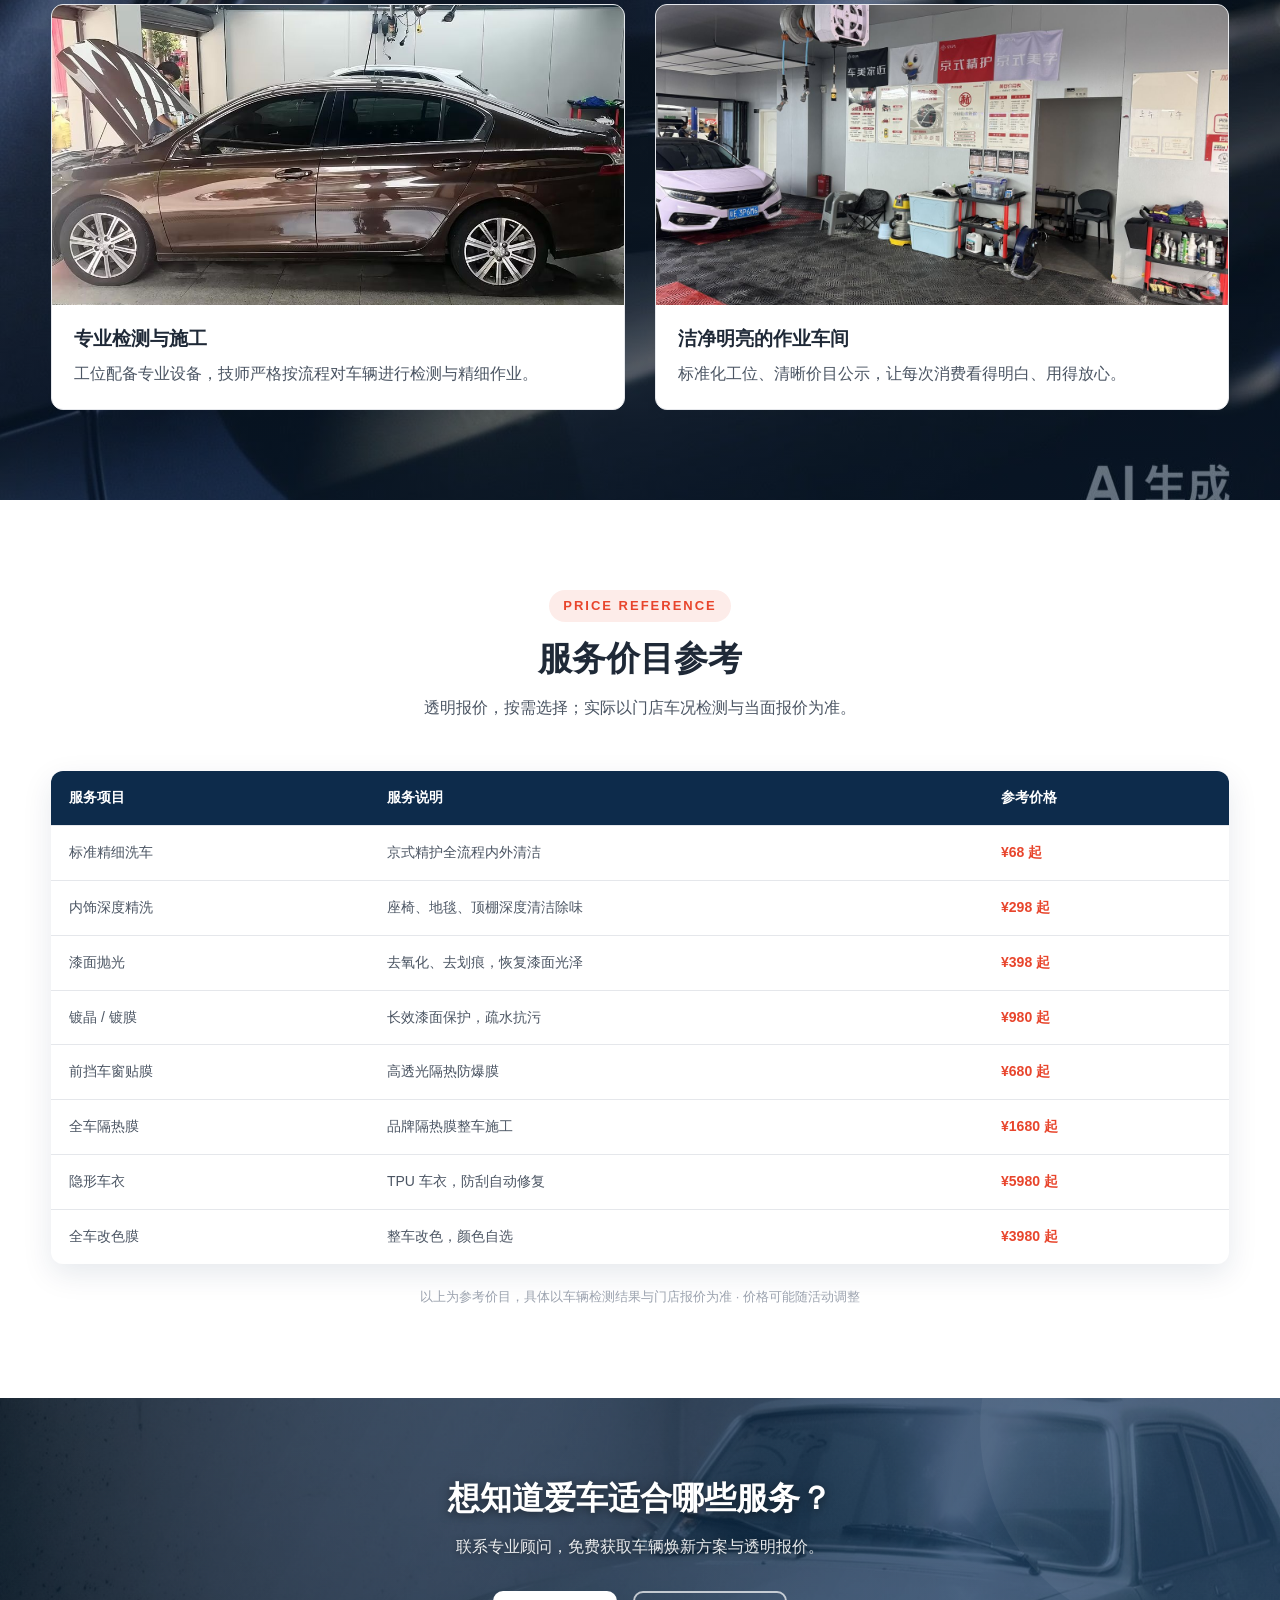
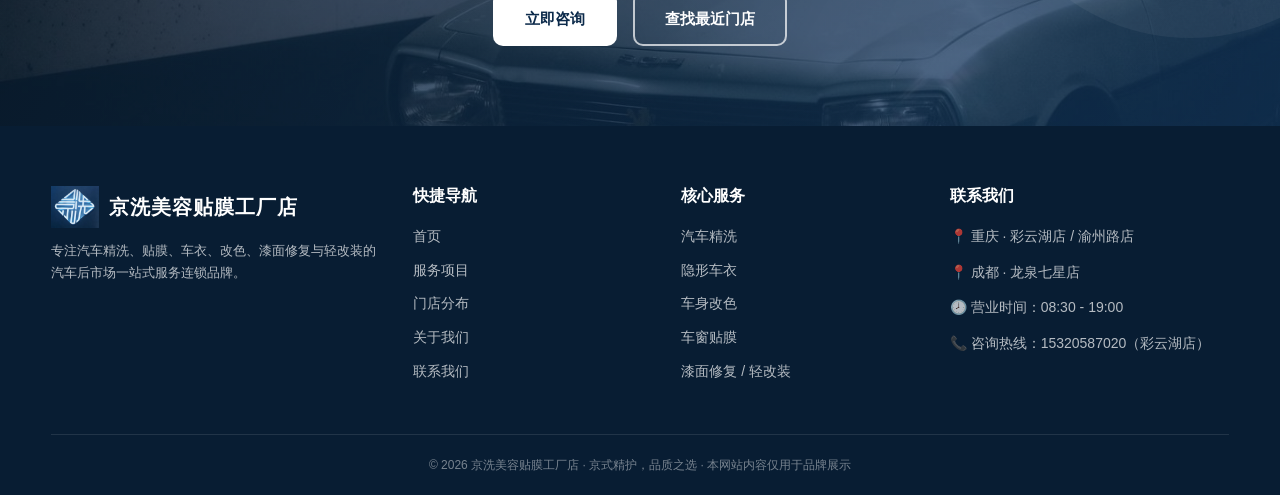
<file: services.html>
<!DOCTYPE html>
<html lang="zh-CN">
<head>
  <meta charset="UTF-8">
  <meta name="viewport" content="width=device-width, initial-scale=1.0">
  <title>服务项目 - 京洗美容贴膜工厂店</title>
  <meta name="description" content="京洗美容贴膜工厂店核心服务：汽车精洗、隐形车衣、车身改色、车窗贴膜、漆面修复、轻改装，透明报价，标准化施工。">
  <link rel="icon" href="data:image/svg+xml,<svg xmlns='http://www.w3.org/2000/svg' viewBox='0 0 100 100'><rect width='100' height='100' rx='20' fill='%230d2b4b'/><text x='50' y='68' font-size='52' text-anchor='middle' fill='white' font-family='Arial' font-weight='bold'>京</text></svg>">
  <link rel="stylesheet" href="css/style.css">
</head>
<body>

  <header class="site-header">
    <div class="container header-inner">
      <a href="index.html" class="brand">
        <img src="images/logo.jpg?v6" alt="京洗美容贴膜工厂店" class="brand-logo-img">
        <span class="brand-name">京洗美容贴膜工厂店<small>JINGXI AUTO SPA</small></span>
      </a>
      <nav class="main-nav">
        <ul>
          <li><a href="index.html">首页</a></li>
          <li><a href="services.html" class="active">服务项目</a></li>
          <li><a href="stores.html">门店分布</a></li>
          <li><a href="about.html">关于我们</a></li>
          <li><a href="contact.html">联系我们</a></li>
        </ul>
        <a href="contact.html" class="nav-cta">立即预约</a>
      </nav>
      <button class="nav-toggle" aria-label="菜单"><span></span></button>
    </div>
  </header>

  <!-- 页面横幅 -->
  <section class="hero" style="min-height:40vh;">
    <div class="hero-bg">
      <img src="images/yuzhou-6-workshop.jpg?v6" alt="京洗门店车间">
      <div class="overlay"></div>
    </div>
    <div class="container hero-content">
      <span class="tagline">OUR SERVICES</span>
      <h1>服务项目</h1>
      <p>从精洗焕新到车身保护与个性升级，全流程京式精护标准化作业。</p>
    </div>
  </section>

  <!-- 服务总览 -->
  <section class="section">
    <div class="container">
      <div class="section-head">
        <span class="tag">CORE SERVICES</span>
        <h2>七大核心业务</h2>
        <p>精洗 · 贴膜 · 车衣 · 改色 · 窗膜 · 修复 · 轻改</p>
      </div>
      <div class="grid-3">
        <div class="service-card"><div class="icon">🚿</div><h3>汽车精洗</h3><p>京式精护精洗，内外饰深层清洁，去除顽固污渍与异味，让爱车由内而外焕新。</p></div>
        <div class="service-card"><div class="icon">🪟</div><h3>车窗贴膜</h3><p>隔热防爆窗膜，有效阻隔紫外线、隔热降温，车内更清凉，行车更安全。</p></div>
        <div class="service-card"><div class="icon">🛡️</div><h3>隐形车衣</h3><p>TPU 隐形车衣，防刮擦、防腐蚀、自动修复细微划痕，长效守护原厂漆面。</p></div>
        <div class="service-card"><div class="icon">🎨</div><h3>车身改色</h3><p>整车改色膜覆盖，雾面、亮面、幻彩多元选择，焕新颜值，个性由你。</p></div>
        <div class="service-card"><div class="icon">✨</div><h3>漆面修复</h3><p>划痕修复、抛光、镀晶镀膜，专业工艺恢复漆面光泽，历久弥新。</p></div>
        <div class="service-card"><div class="icon">⚙️</div><h3>轻改装</h3><p>轮毂、包围、尾翼、内饰升级等轻改方案，低调又不失个性。</p></div>
      </div>
    </div>
  </section>

  <!-- 施工实拍 -->
  <section class="section section-bg bg-detailing">
    <div class="container">
      <div class="section-head">
        <span class="tag">REAL WORK</span>
        <h2>标准化施工实拍</h2>
        <p>专业的设备与洁净的作业环境，是京式精护的底气。</p>
      </div>
      <div class="grid-2">
        <div class="store-card">
          <div class="thumb" style="height:300px;"><img src="images/yuzhou-4-work.jpg?v6" alt="车辆精护施工中"></div>
          <div class="body"><h3>专业检测与施工</h3><p>工位配备专业设备，技师严格按流程对车辆进行检测与精细作业。</p></div>
        </div>
        <div class="store-card">
          <div class="thumb" style="height:300px;"><img src="images/longquan-1-interior.jpg?v6" alt="龙泉七星店门店内景"></div>
          <div class="body"><h3>洁净明亮的作业车间</h3><p>标准化工位、清晰价目公示，让每次消费看得明白、用得放心。</p></div>
        </div>
      </div>
    </div>
  </section>

  <!-- 服务明细价格参考 -->
  <section class="section">
    <div class="container">
      <div class="section-head">
        <span class="tag">PRICE REFERENCE</span>
        <h2>服务价目参考</h2>
        <p>透明报价，按需选择；实际以门店车况检测与当面报价为准。</p>
      </div>
      <table class="price-table">
        <thead>
          <tr><th>服务项目</th><th>服务说明</th><th>参考价格</th></tr>
        </thead>
        <tbody>
          <tr><td>标准精细洗车</td><td>京式精护全流程内外清洁</td><td class="p">¥68 起</td></tr>
          <tr><td>内饰深度精洗</td><td>座椅、地毯、顶棚深度清洁除味</td><td class="p">¥298 起</td></tr>
          <tr><td>漆面抛光</td><td>去氧化、去划痕，恢复漆面光泽</td><td class="p">¥398 起</td></tr>
          <tr><td>镀晶 / 镀膜</td><td>长效漆面保护，疏水抗污</td><td class="p">¥980 起</td></tr>
          <tr><td>前挡车窗贴膜</td><td>高透光隔热防爆膜</td><td class="p">¥680 起</td></tr>
          <tr><td>全车隔热膜</td><td>品牌隔热膜整车施工</td><td class="p">¥1680 起</td></tr>
          <tr><td>隐形车衣</td><td>TPU 车衣，防刮自动修复</td><td class="p">¥5980 起</td></tr>
          <tr><td>全车改色膜</td><td>整车改色，颜色自选</td><td class="p">¥3980 起</td></tr>
        </tbody>
      </table>
      <p style="text-align:center;margin-top:22px;font-size:13px;color:var(--muted);">以上为参考价目，具体以车辆检测结果与门店报价为准 · 价格可能随活动调整</p>
    </div>
  </section>

  <!-- CTA -->
  <section class="cta-band">
    <div class="container">
      <h2>想知道爱车适合哪些服务？</h2>
      <p>联系专业顾问，免费获取车辆焕新方案与透明报价。</p>
      <div class="actions">
        <a href="contact.html" class="btn btn-light">立即咨询</a>
        <a href="stores.html" class="btn btn-ghost-light">查找最近门店</a>
      </div>
    </div>
  </section>

  <footer class="site-footer">
    <div class="container">
      <div class="footer-grid">
        <div class="footer-about">
          <a href="index.html" class="brand">
            <img src="images/logo.jpg?v6" alt="京洗美容贴膜工厂店" class="brand-logo-img">
            <span class="brand-name" style="color:#fff;">京洗美容贴膜工厂店</span>
          </a>
          <p>专注汽车精洗、贴膜、车衣、改色、漆面修复与轻改装的汽车后市场一站式服务连锁品牌。</p>
        </div>
        <div>
          <h4>快捷导航</h4>
          <ul class="footer-links">
            <li><a href="index.html">首页</a></li>
            <li><a href="services.html">服务项目</a></li>
            <li><a href="stores.html">门店分布</a></li>
            <li><a href="about.html">关于我们</a></li>
            <li><a href="contact.html">联系我们</a></li>
          </ul>
        </div>
        <div>
          <h4>核心服务</h4>
          <ul class="footer-links">
            <li><a href="services.html">汽车精洗</a></li>
            <li><a href="services.html">隐形车衣</a></li>
            <li><a href="services.html">车身改色</a></li>
            <li><a href="services.html">车窗贴膜</a></li>
            <li><a href="services.html">漆面修复 / 轻改装</a></li>
          </ul>
        </div>
        <div>
          <h4>联系我们</h4>
          <ul class="footer-contact">
            <li>📍 重庆 · 彩云湖店 / 渝州路店</li>
            <li>📍 成都 · 龙泉七星店</li>
            <li>🕗 营业时间：08:30 - 19:00</li>
            <li>📞 咨询热线：15320587020（彩云湖店）</li>
          </ul>
        </div>
      </div>
      <div class="footer-bottom">© 2026 京洗美容贴膜工厂店 · 京式精护，品质之选 · 本网站内容仅用于品牌展示</div>
    </div>
  </footer>

  <script src="js/main.js"></script>
</body>
</html>
</file>
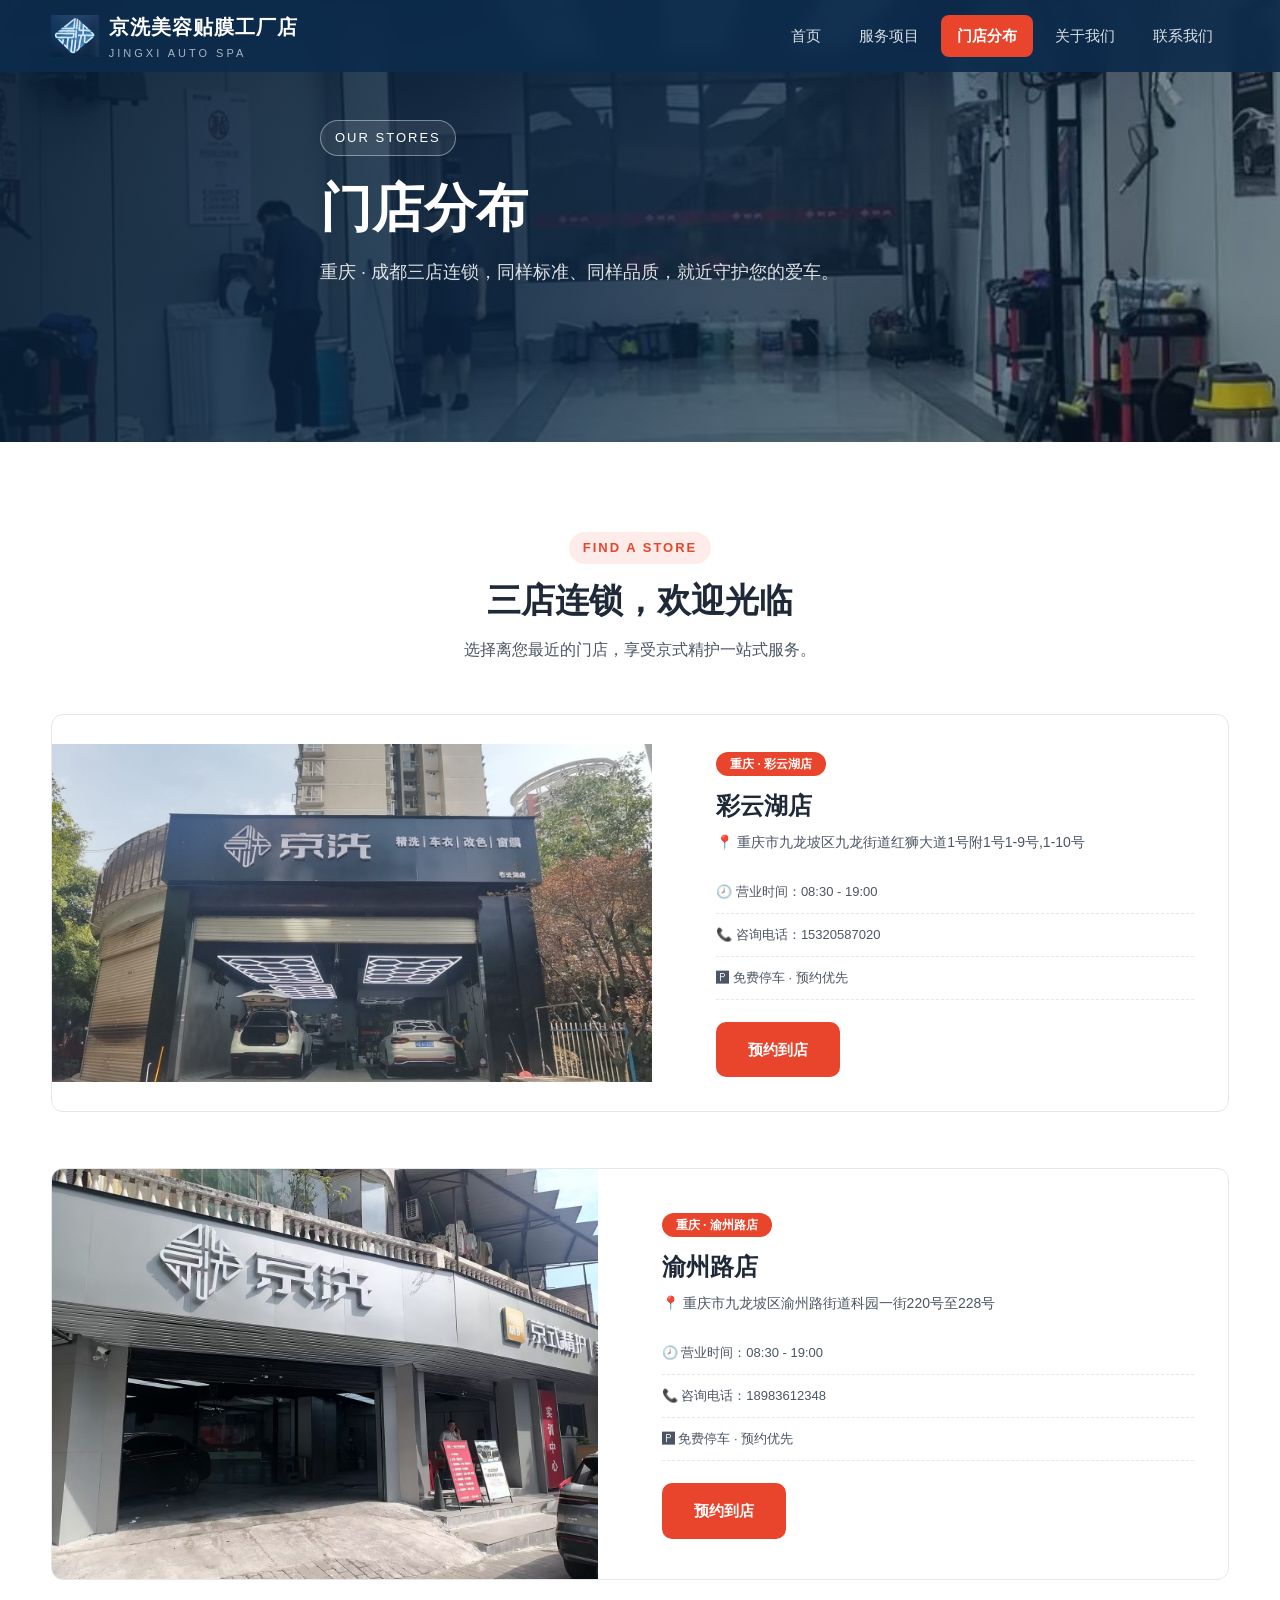
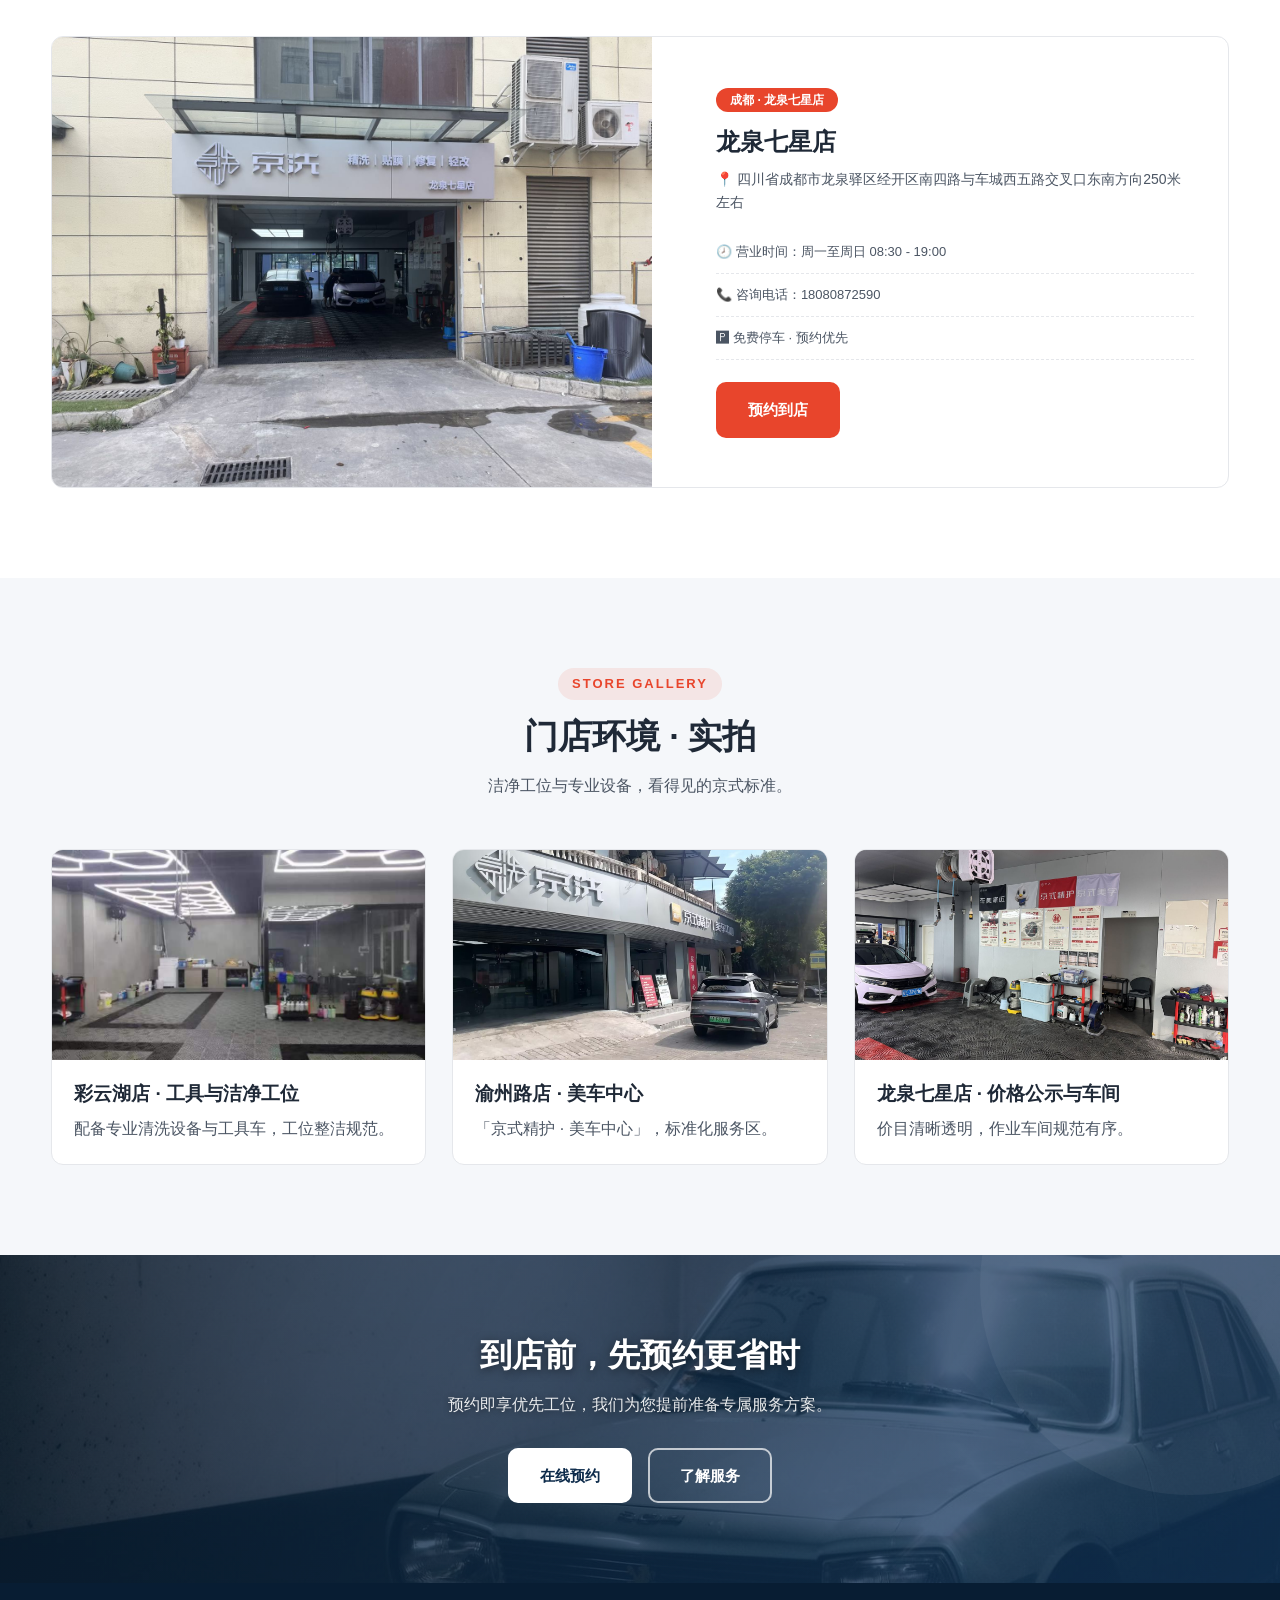
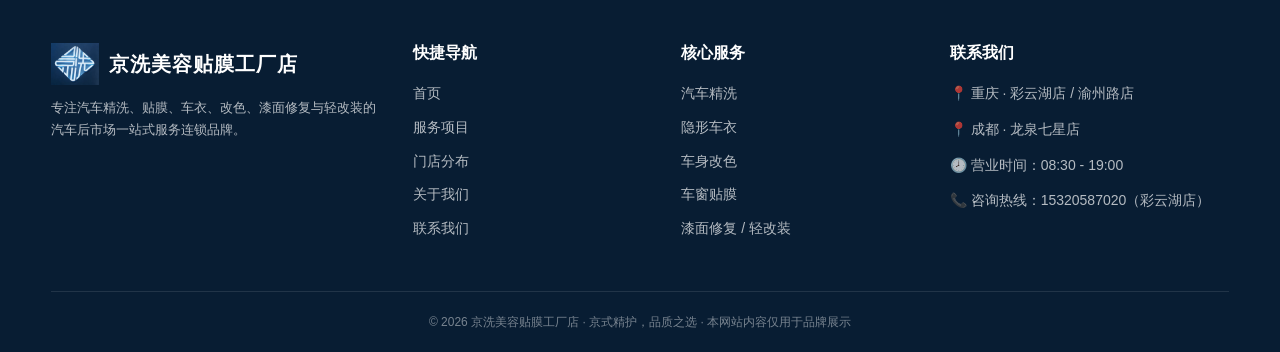
<file: stores.html>
<!DOCTYPE html>
<html lang="zh-CN">
<head>
  <meta charset="UTF-8">
  <meta name="viewport" content="width=device-width, initial-scale=1.0">
  <title>门店分布 - 京洗美容贴膜工厂店</title>
  <meta name="description" content="京洗美容贴膜工厂店门店分布：重庆彩云湖店、重庆渝州路店、成都龙泉七星店，同标准同服务，就近为您的爱车提供精护服务。">
  <link rel="icon" href="data:image/svg+xml,<svg xmlns='http://www.w3.org/2000/svg' viewBox='0 0 100 100'><rect width='100' height='100' rx='20' fill='%230d2b4b'/><text x='50' y='68' font-size='52' text-anchor='middle' fill='white' font-family='Arial' font-weight='bold'>京</text></svg>">
  <link rel="stylesheet" href="css/style.css">
</head>
<body>

  <header class="site-header">
    <div class="container header-inner">
      <a href="index.html" class="brand">
        <img src="images/logo.jpg?v6" alt="京洗美容贴膜工厂店" class="brand-logo-img">
        <span class="brand-name">京洗美容贴膜工厂店<small>JINGXI AUTO SPA</small></span>
      </a>
      <nav class="main-nav">
        <ul>
          <li><a href="index.html">首页</a></li>
          <li><a href="services.html">服务项目</a></li>
          <li><a href="stores.html" class="active">门店分布</a></li>
          <li><a href="about.html">关于我们</a></li>
          <li><a href="contact.html">联系我们</a></li>
        </ul>
        <a href="contact.html" class="nav-cta">立即预约</a>
      </nav>
      <button class="nav-toggle" aria-label="菜单"><span></span></button>
    </div>
  </header>

  <!-- 页面横幅 -->
  <section class="hero" style="min-height:40vh;">
    <div class="hero-bg">
      <img src="images/yuzhou-2-interior.jpg?v6" alt="京洗门店内景">
      <div class="overlay"></div>
    </div>
    <div class="container hero-content">
      <span class="tagline">OUR STORES</span>
      <h1>门店分布</h1>
      <p>重庆 · 成都三店连锁，同样标准、同样品质，就近守护您的爱车。</p>
    </div>
  </section>

  <!-- 门店列表 -->
  <section class="section">
    <div class="container">
      <div class="section-head">
        <span class="tag">FIND A STORE</span>
        <h2>三店连锁，欢迎光临</h2>
        <p>选择离您最近的门店，享受京式精护一站式服务。</p>
      </div>

      <!-- 门店1 彩云湖店 -->
      <div class="store-row" style="display:grid;grid-template-columns:1.1fr 1fr;gap:30px;align-items:center;margin-bottom:56px;background:#fff;border:1px solid var(--line);border-radius:var(--radius);overflow:hidden;">
        <div style="min-height:300px;background:var(--bg-soft);">
          <img src="images/caiyunhu-facade.jpg?v6" alt="彩云湖店门店外景" style="width:100%;height:100%;object-fit:cover;">
        </div>
        <div style="padding:34px;">
          <span style="background:var(--accent);color:#fff;padding:5px 14px;border-radius:20px;font-size:12px;font-weight:700;">重庆 · 彩云湖店</span>
          <h2 style="margin:14px 0 10px;">彩云湖店</h2>
          <p style="font-size:14px;margin-bottom:16px;">📍 重庆市九龙坡区九龙街道红狮大道1号附1号1-9号,1-10号</p>
          <div style="font-size:13px;color:var(--text);margin-bottom:22px;">
            <div style="padding:10px 0;border-bottom:1px dashed var(--line);">🕗 营业时间：08:30 - 19:00</div>
            <div style="padding:10px 0;border-bottom:1px dashed var(--line);">📞 咨询电话：15320587020</div>
            <div style="padding:10px 0;border-bottom:1px dashed var(--line);">🅿 免费停车 · 预约优先</div>
          </div>
          <a class="btn btn-primary" href="contact.html">预约到店</a>
        </div>
      </div>

      <!-- 门店2 渝州路店 -->
      <div class="store-row" style="display:grid;grid-template-columns:1fr 1.1fr;gap:30px;align-items:center;margin-bottom:56px;background:#fff;border:1px solid var(--line);border-radius:var(--radius);overflow:hidden;">
        <div style="padding:34px;order:2;">
          <span style="background:var(--accent);color:#fff;padding:5px 14px;border-radius:20px;font-size:12px;font-weight:700;">重庆 · 渝州路店</span>
          <h2 style="margin:14px 0 10px;">渝州路店</h2>
          <p style="font-size:14px;margin-bottom:16px;">📍 重庆市九龙坡区渝州路街道科园一街220号至228号</p>
          <div style="font-size:13px;color:var(--text);margin-bottom:22px;">
            <div style="padding:10px 0;border-bottom:1px dashed var(--line);">🕗 营业时间：08:30 - 19:00</div>
            <div style="padding:10px 0;border-bottom:1px dashed var(--line);">📞 咨询电话：18983612348</div>
            <div style="padding:10px 0;border-bottom:1px dashed var(--line);">🅿 免费停车 · 预约优先</div>
          </div>
          <a class="btn btn-primary" href="contact.html">预约到店</a>
        </div>
        <div style="min-height:300px;background:var(--bg-soft);order:1;">
          <img src="images/yuzhou-1-facade.jpg?v6" alt="渝州路店门店外景" style="width:100%;height:100%;object-fit:cover;">
        </div>
      </div>

      <!-- 门店3 龙泉七星店 -->
      <div class="store-row" style="display:grid;grid-template-columns:1.1fr 1fr;gap:30px;align-items:center;background:#fff;border:1px solid var(--line);border-radius:var(--radius);overflow:hidden;">
        <div style="min-height:300px;background:var(--bg-soft);">
          <img src="images/longquan-2-facade.jpg?v6" alt="龙泉七星店门店外景" style="width:100%;height:100%;object-fit:cover;">
        </div>
        <div style="padding:34px;">
          <span style="background:var(--accent);color:#fff;padding:5px 14px;border-radius:20px;font-size:12px;font-weight:700;">成都 · 龙泉七星店</span>
          <h2 style="margin:14px 0 10px;">龙泉七星店</h2>
          <p style="font-size:14px;margin-bottom:16px;">📍 四川省成都市龙泉驿区经开区南四路与车城西五路交叉口东南方向250米左右</p>
          <div style="font-size:13px;color:var(--text);margin-bottom:22px;">
            <div style="padding:10px 0;border-bottom:1px dashed var(--line);">🕗 营业时间：周一至周日 08:30 - 19:00</div>
            <div style="padding:10px 0;border-bottom:1px dashed var(--line);">📞 咨询电话：18080872590</div>
            <div style="padding:10px 0;border-bottom:1px dashed var(--line);">🅿 免费停车 · 预约优先</div>
          </div>
          <a class="btn btn-primary" href="contact.html">预约到店</a>
        </div>
      </div>
    </div>
  </section>

  <!-- 门店环境图集 -->
  <section class="section bg-soft">
    <div class="container">
      <div class="section-head">
        <span class="tag">STORE GALLERY</span>
        <h2>门店环境 · 实拍</h2>
        <p>洁净工位与专业设备，看得见的京式标准。</p>
      </div>
      <div class="grid-3">
        <div class="store-card">
          <div class="thumb"><img src="images/caiyunhu-interior.jpg?v6" alt="彩云湖店内景"></div>
          <div class="body"><h3>彩云湖店 · 工具与洁净工位</h3><p>配备专业清洗设备与工具车，工位整洁规范。</p></div>
        </div>
        <div class="store-card">
          <div class="thumb"><img src="images/yuzhou-5-center.jpg?v6" alt="渝州路店美车中心"></div>
          <div class="body"><h3>渝州路店 · 美车中心</h3><p>「京式精护 · 美车中心」，标准化服务区。</p></div>
        </div>
        <div class="store-card">
          <div class="thumb"><img src="images/longquan-1-interior.jpg?v6" alt="龙泉七星店内景"></div>
          <div class="body"><h3>龙泉七星店 · 价格公示与车间</h3><p>价目清晰透明，作业车间规范有序。</p></div>
        </div>
      </div>
    </div>
  </section>

  <!-- CTA -->
  <section class="cta-band">
    <div class="container">
      <h2>到店前，先预约更省时</h2>
      <p>预约即享优先工位，我们为您提前准备专属服务方案。</p>
      <div class="actions">
        <a href="contact.html" class="btn btn-light">在线预约</a>
        <a href="services.html" class="btn btn-ghost-light">了解服务</a>
      </div>
    </div>
  </section>

  <footer class="site-footer">
    <div class="container">
      <div class="footer-grid">
        <div class="footer-about">
          <a href="index.html" class="brand">
            <img src="images/logo.jpg?v6" alt="京洗美容贴膜工厂店" class="brand-logo-img">
            <span class="brand-name" style="color:#fff;">京洗美容贴膜工厂店</span>
          </a>
          <p>专注汽车精洗、贴膜、车衣、改色、漆面修复与轻改装的汽车后市场一站式服务连锁品牌。</p>
        </div>
        <div>
          <h4>快捷导航</h4>
          <ul class="footer-links">
            <li><a href="index.html">首页</a></li>
            <li><a href="services.html">服务项目</a></li>
            <li><a href="stores.html">门店分布</a></li>
            <li><a href="about.html">关于我们</a></li>
            <li><a href="contact.html">联系我们</a></li>
          </ul>
        </div>
        <div>
          <h4>核心服务</h4>
          <ul class="footer-links">
            <li><a href="services.html">汽车精洗</a></li>
            <li><a href="services.html">隐形车衣</a></li>
            <li><a href="services.html">车身改色</a></li>
            <li><a href="services.html">车窗贴膜</a></li>
            <li><a href="services.html">漆面修复 / 轻改装</a></li>
          </ul>
        </div>
        <div>
          <h4>联系我们</h4>
          <ul class="footer-contact">
            <li>📍 重庆 · 彩云湖店 / 渝州路店</li>
            <li>📍 成都 · 龙泉七星店</li>
            <li>🕗 营业时间：08:30 - 19:00</li>
            <li>📞 咨询热线：15320587020（彩云湖店）</li>
          </ul>
        </div>
      </div>
      <div class="footer-bottom">© 2026 京洗美容贴膜工厂店 · 京式精护，品质之选 · 本网站内容仅用于品牌展示</div>
    </div>
  </footer>

  <script src="js/main.js"></script>
</body>
</html>
</file>
<file: css/style.css>
/* ==========================================================================
   京洗美容贴膜工厂店 - 全局样式
   ========================================================================== */
:root {
  --primary: #0d2b4b;          /* 主色：深蓝（京洗招牌色） */
  --primary-dark: #081d33;
  --accent: #e8452c;           /* 强调色：橙红（横幅红色） */
  --accent-dark: #c9361f;
  --gold: #f5b942;
  --ink: #1f2937;
  --text: #4b5563;
  --muted: #9ca3af;
  --bg: #ffffff;
  --bg-soft: #f5f7fa;
  --line: #e5e7eb;
  --radius: 12px;
  --shadow: 0 10px 30px rgba(13, 43, 75, 0.10);
  --shadow-lg: 0 20px 50px rgba(13, 43, 75, 0.16);
  --font: "PingFang SC", "Microsoft YaHei", "Hiragino Sans GB", "Noto Sans CJK SC", "Segoe UI", Arial, sans-serif;
}

* { margin: 0; padding: 0; box-sizing: border-box; }

html { scroll-behavior: smooth; }

body {
  font-family: var(--font);
  color: var(--text);
  background: var(--bg);
  line-height: 1.7;
  font-size: 16px;
  -webkit-font-smoothing: antialiased;
}

img { max-width: 100%; display: block; }
a { text-decoration: none; color: inherit; }
ul { list-style: none; }
button { font-family: inherit; cursor: pointer; }

.container { width: min(1180px, 92%); margin: 0 auto; }

h1, h2, h3, h4 { color: var(--ink); line-height: 1.3; }

/* ---------- 顶部导航 ---------- */
.site-header {
  position: fixed; top: 0; left: 0; right: 0; z-index: 100;
  background: rgba(13, 43, 75, 0.92);
  backdrop-filter: blur(8px);
  transition: box-shadow .3s ease, background .3s ease;
}
.site-header.scrolled { box-shadow: 0 4px 20px rgba(0,0,0,.25); background: rgba(8, 29, 51, 0.97); }

.header-inner {
  display: flex; align-items: center; justify-content: space-between;
  height: 72px;
}
.brand { display: flex; align-items: center; gap: 10px; color: #fff; }
.brand-logo {
  width: 42px; height: 42px; border-radius: 10px;
  background: linear-gradient(135deg, var(--accent), #ff7a3c);
  display: flex; align-items: center; justify-content: center;
  color: #fff; font-weight: 800; font-size: 20px; flex-shrink: 0;
}
.brand-logo-img {
  height: 42px; width: auto; display: block;
  object-fit: contain;
}
.brand-name { font-size: 20px; font-weight: 800; letter-spacing: 1px; }
.brand-name small { display: block; font-size: 11px; font-weight: 400; letter-spacing: 3px; color: rgba(255,255,255,.65); }

.main-nav ul { display: flex; gap: 6px; }
.main-nav a {
  display: block; padding: 8px 16px; color: rgba(255,255,255,.85);
  border-radius: 8px; font-size: 15px; transition: all .25s;
}
.main-nav a:hover { background: rgba(255,255,255,.12); color: #fff; }
.main-nav a.active { background: var(--accent); color: #fff; font-weight: 600; }

.nav-cta {
  display: inline-block; padding: 9px 18px; margin-left: 8px;
  background: var(--accent); color: #fff; border-radius: 8px;
  font-size: 14px; font-weight: 600; transition: background .25s; white-space: nowrap;
}
.nav-cta:hover { background: var(--accent-dark); }
.nav-cta i { margin-right: 4px; }

.nav-toggle { display: none; background: none; border: 0; width: 42px; height: 42px; position: relative; }
.nav-toggle span, .nav-toggle span::before, .nav-toggle span::after {
  content: ""; position: absolute; left: 9px; width: 24px; height: 2px;
  background: #fff; transition: all .3s; border-radius: 2px;
}
.nav-toggle span { top: 20px; }
.nav-toggle span::before { top: -7px; }
.nav-toggle span::after { top: 7px; }
.nav-toggle.open span { background: transparent; }
.nav-toggle.open span::before { top: 0; transform: rotate(45deg); }
.nav-toggle.open span::after { top: 0; transform: rotate(-45deg); }

/* ---------- 通用区块 ---------- */
.section { padding: 90px 0; }
.section.bg-soft { background: var(--bg-soft); }

.section-head { text-align: center; max-width: 720px; margin: 0 auto 50px; }
.section-head .tag {
  display: inline-block; padding: 5px 14px; border-radius: 30px;
  background: rgba(232, 69, 44, .10); color: var(--accent);
  font-size: 13px; font-weight: 700; letter-spacing: 2px; margin-bottom: 14px;
}
.section-head h2 { font-size: 34px; font-weight: 800; margin-bottom: 14px; }
.section-head p { font-size: 16px; }

.section-title { font-size: 30px; font-weight: 800; margin-bottom: 10px; }

/* ---------- 按钮 ---------- */
.btn {
  display: inline-block; padding: 13px 30px; border-radius: 10px;
  font-size: 15px; font-weight: 700; text-align: center; transition: all .25s; border: 2px solid transparent;
}
.btn-primary { background: var(--accent); color: #fff; }
.btn-primary:hover { background: var(--accent-dark); transform: translateY(-2px); box-shadow: 0 10px 24px rgba(232,69,44,.35); }
.btn-outline { background: transparent; color: var(--primary); border-color: var(--primary); }
.btn-outline:hover { background: var(--primary); color: #fff; }
.btn-light { background: #fff; color: var(--primary); }
.btn-light:hover { transform: translateY(-2px); box-shadow: var(--shadow); }
.btn-ghost-light { background: transparent; color: #fff; border-color: rgba(255,255,255,.7); }
.btn-ghost-light:hover { background: #fff; color: var(--primary); }

/* ---------- Hero 首页 ---------- */
.hero {
  position: relative; min-height: 92vh; display: flex; align-items: center;
  color: #fff; overflow: hidden;
}
.hero-bg { position: absolute; inset: 0; }
.hero-bg img { width: 100%; height: 100%; object-fit: cover; }
.hero-bg .overlay {
  position: absolute; inset: 0;
  background: linear-gradient(115deg, rgba(8,29,51,.92) 0%, rgba(13,43,75,.72) 48%, rgba(13,43,75,.25) 100%);
}
.hero-content { position: relative; z-index: 2; padding: 120px 0; max-width: 640px; }
.hero .tagline {
  display: inline-block; padding: 6px 14px; border: 1px solid rgba(255,255,255,.4);
  border-radius: 30px; font-size: 13px; letter-spacing: 2px; margin-bottom: 22px;
  background: rgba(255,255,255,.08);
}
.hero h1 { color: #fff; font-size: 52px; font-weight: 900; line-height: 1.18; margin-bottom: 18px; }
.hero h1 .hl { color: var(--gold); }
.hero p { font-size: 18px; color: rgba(255,255,255,.86); margin-bottom: 34px; max-width: 520px; }
.hero-actions { display: flex; gap: 16px; flex-wrap: wrap; }

.hero-metrics {
  margin-top: 54px; display: flex; gap: 44px;
  border-top: 1px solid rgba(255,255,255,.25); padding-top: 28px;
}
.hero-metrics .num { font-size: 30px; font-weight: 800; color: #fff; }
.hero-metrics .num em { font-style: normal; color: var(--gold); }
.hero-metrics .lbl { font-size: 13px; color: rgba(255,255,255,.7); }

/* 横幅条 */
.strip { background: var(--primary); color: #fff; }
.strip-inner { display: flex; align-items: center; justify-content: space-between; gap: 20px; padding: 18px 0; }
.strip-inner b { font-size: 17px; }
.strip-inner .items { display: flex; gap: 28px; font-size: 14px; color: rgba(255,255,255,.85); }
.strip-inner .items span::before { content: "★"; color: var(--gold); margin-right: 7px; font-size: 12px; }

/* ---------- 服务卡片 ---------- */
.grid-3 { display: grid; grid-template-columns: repeat(3, 1fr); gap: 26px; }
.grid-4 { display: grid; grid-template-columns: repeat(4, 1fr); gap: 22px; }
.grid-2 { display: grid; grid-template-columns: repeat(2, 1fr); gap: 30px; }

.service-card {
  background: #fff; border: 1px solid var(--line); border-radius: var(--radius);
  padding: 30px 26px; transition: all .3s; position: relative; overflow: hidden;
}
.service-card::after {
  content: ""; position: absolute; left: 0; top: 0; width: 100%; height: 4px;
  background: linear-gradient(90deg, var(--accent), var(--gold)); opacity: 0; transition: opacity .3s;
}
.service-card:hover { transform: translateY(-6px); box-shadow: var(--shadow-lg); border-color: transparent; }
.service-card:hover::after { opacity: 1; }
.service-card .icon {
  width: 60px; height: 60px; border-radius: 14px; margin-bottom: 18px;
  background: linear-gradient(135deg, rgba(13,43,75,.08), rgba(232,69,44,.10));
  display: flex; align-items: center; justify-content: center; font-size: 28px;
}
.service-card h3 { font-size: 19px; margin-bottom: 10px; }
.service-card p { font-size: 14px; margin-bottom: 14px; }
.service-card .more { font-size: 13px; font-weight: 700; color: var(--accent); }

/* ---------- 双栏介绍 ---------- */
.split { display: grid; grid-template-columns: 1fr 1fr; gap: 56px; align-items: center; }
.split .media { position: relative; }
.split .media img { border-radius: 16px; box-shadow: var(--shadow-lg); }
.split .media .badge {
  position: absolute; right: -12px; bottom: -14px; background: var(--accent); color: #fff;
  padding: 16px 22px; border-radius: 12px; box-shadow: var(--shadow-lg);
}
.split .media .badge b { font-size: 26px; display: block; }
.split .media .badge span { font-size: 12px; opacity: .9; }
.split .content h2 { font-size: 32px; font-weight: 800; margin-bottom: 16px; }
.split .content p { margin-bottom: 16px; }
.check-list li { display: flex; gap: 12px; margin-bottom: 12px; align-items: flex-start; }
.check-list .dot {
  flex-shrink: 0; width: 22px; height: 22px; border-radius: 50%; margin-top: 4px;
  background: rgba(232,69,44,.12); color: var(--accent); font-size: 12px;
  display: flex; align-items: center; justify-content: center; font-weight: 800;
}

/* ---------- 门店卡片 ---------- */
.store-card { background: #fff; border-radius: var(--radius); overflow: hidden; border: 1px solid var(--line); transition: all .3s; display: flex; flex-direction: column; }
.store-card:hover { transform: translateY(-6px); box-shadow: var(--shadow-lg); }
.store-card .thumb { position: relative; height: 210px; overflow: hidden; }
.store-card .thumb img { width: 100%; height: 100%; object-fit: cover; transition: transform .5s; }
.store-card:hover .thumb img { transform: scale(1.06); }
.store-card .thumb .flag {
  position: absolute; top: 14px; left: 14px; background: var(--accent); color: #fff;
  padding: 5px 12px; border-radius: 20px; font-size: 12px; font-weight: 700;
}
.store-card .body { padding: 22px; display: flex; flex-direction: column; flex: 1; }
.store-card .body h3 { font-size: 19px; margin-bottom: 8px; }
.store-card .body .addr { font-size: 13px; color: var(--muted); margin-bottom: 12px; display: flex; gap: 6px; }
.store-card .body .meta { font-size: 13px; color: var(--text); margin-bottom: 16px; }
.store-card .body .meta span { margin-right: 14px; }
.store-card .foot { margin-top: auto; display: flex; gap: 10px; }
.store-card .foot .btn { flex: 1; padding: 10px 8px; font-size: 13px; }

/* ---------- 流程步骤 ---------- */
.steps { display: grid; grid-template-columns: repeat(4, 1fr); gap: 22px; counter-reset: step; }
.step { text-align: center; padding: 30px 20px; background: #fff; border-radius: var(--radius); border: 1px solid var(--line); position: relative; }
.step::before {
  counter-increment: step; content: "0" counter(step);
  font-size: 44px; font-weight: 900; color: rgba(13,43,75,.08); display: block; line-height: 1;
}
.step h4 { font-size: 17px; margin: 10px 0 8px; }
.step p { font-size: 13px; }

/* ---------- 背景图区块（浅遮罩 + 玻璃质感保持文字可读） ---------- */
.section-bg { position: relative; background-size: cover; background-position: center; background-repeat: no-repeat; }
.bg-carwash { background-image: url('../images/bg/race-show.jpg?v6'); }
.bg-workshop { background-image: url('../images/bg/showroom.jpg?v6'); }
.bg-detailing { background-image: url('../images/bg/detailing.jpg?v6'); }
.section-bg::before {
  content: ""; position: absolute; inset: 0; z-index: 0;
  background: linear-gradient(180deg, rgba(8,29,51,.55) 0%, rgba(8,29,51,.45) 45%, rgba(8,29,51,.60) 100%);
}
.section-bg .container { position: relative; z-index: 1; }
.section-bg .section-head h2 { color: #fff; text-shadow: 0 2px 12px rgba(0,0,0,.5); }
.section-bg .section-head p { color: rgba(255,255,255,.95); text-shadow: 0 1px 8px rgba(0,0,0,.45); }
.section-bg .section-head .tag { background: rgba(255,255,255,.20); color: #fff; }

/* 背景区内服务卡片与流程步骤：半透明深色玻璃质感 */
.section-bg .service-card,
.section-bg .step {
  background: rgba(8,29,51,.42);
  border: 1px solid rgba(255,255,255,.16);
  backdrop-filter: blur(6px);
  -webkit-backdrop-filter: blur(6px);
  box-shadow: 0 8px 24px rgba(0,0,0,.20);
}
.section-bg .service-card h3,
.section-bg .step h4 { color: #fff; }
.section-bg .service-card p,
.section-bg .step p { color: rgba(255,255,255,.86); }
.section-bg .service-card .icon { background: rgba(255,255,255,.16); }
.section-bg .service-card:hover {
  background: rgba(20,58,96,.70); border-color: rgba(255,255,255,.32);
  transform: translateY(-6px); box-shadow: 0 12px 30px rgba(0,0,0,.3);
}
.section-bg .step::before { color: rgba(255,255,255,.30); }

/* ---------- 数据中心 / CTA ---------- */
.cta-band {
  position: relative; padding: 80px 0; overflow: hidden;
  color: #fff; text-align: center;
  background:
    linear-gradient(120deg, rgba(8,29,51,.76) 0%, rgba(18,60,107,.68) 100%),
    url('../images/bg/spa.jpg?v6') center/cover no-repeat;
}
.cta-band::before {
  content: ""; position: absolute; width: 420px; height: 420px; border-radius: 50%;
  background: rgba(255,255,255,.05); top: -180px; right: -120px;
}
.cta-band h2 { color: #fff; font-size: 32px; margin-bottom: 14px; text-shadow: 0 2px 10px rgba(0,0,0,.5); }
.cta-band p { color: rgba(255,255,255,.9); margin-bottom: 30px; max-width: 620px; margin-left: auto; margin-right: auto; text-shadow: 0 1px 6px rgba(0,0,0,.45); }
.cta-band .actions { display: flex; gap: 16px; justify-content: center; flex-wrap: wrap; }

/* ---------- 联系表单 ---------- */
.contact-wrap { display: grid; grid-template-columns: 1.2fr 1fr; gap: 40px; align-items: start; }
.form-card { background: #fff; border: 1px solid var(--line); border-radius: var(--radius); padding: 34px; box-shadow: var(--shadow); }
.form-grid { display: grid; grid-template-columns: 1fr 1fr; gap: 18px; }
.form-group { display: flex; flex-direction: column; }
.form-group.full { grid-column: 1 / -1; }
.form-group label { font-size: 13px; font-weight: 700; color: var(--ink); margin-bottom: 7px; }
.form-group input, .form-group select, .form-group textarea {
  padding: 12px 14px; border: 1px solid var(--line); border-radius: 8px;
  font-family: inherit; font-size: 14px; background: var(--bg-soft); transition: all .25s; color: var(--ink);
}
.form-group input:focus, .form-group select:focus, .form-group textarea:focus {
  outline: none; border-color: var(--accent); background: #fff; box-shadow: 0 0 0 3px rgba(232,69,44,.12);
}
.form-submit { margin-top: 20px; width: 100%; }
.form-note { font-size: 12px; color: var(--muted); text-align: center; margin-top: 12px; }

.contact-info .info-card { display: flex; gap: 16px; padding: 20px 0; border-bottom: 1px dashed var(--line); }
.contact-info .info-card .ico {
  flex-shrink: 0; width: 48px; height: 48px; border-radius: 12px;
  background: rgba(13,43,75,.07); display: flex; align-items: center; justify-content: center; font-size: 22px;
}
.contact-info .info-card h4 { font-size: 15px; margin-bottom: 3px; }
.contact-info .info-card p { font-size: 13px; }

/* ---------- 表格（服务明细） ---------- */
.price-table { width: 100%; border-collapse: collapse; background: #fff; border-radius: var(--radius); overflow: hidden; box-shadow: var(--shadow); }
.price-table th, .price-table td { padding: 15px 18px; text-align: left; border-bottom: 1px solid var(--line); font-size: 14px; }
.price-table th { background: var(--primary); color: #fff; font-weight: 600; }
.price-table tr:last-child td { border-bottom: 0; }
.price-table tr:hover td { background: var(--bg-soft); }
.price-table .p { color: var(--accent); font-weight: 700; white-space: nowrap; }

/* ---------- 页脚 ---------- */
.site-footer { background: var(--primary-dark); color: rgba(255,255,255,.7); padding: 60px 0 0; }
.footer-grid { display: grid; grid-template-columns: 1.4fr 1fr 1fr 1.2fr; gap: 36px; padding-bottom: 40px; }
.site-footer h4 { color: #fff; font-size: 16px; margin-bottom: 18px; }
.site-footer a { transition: color .25s; }
.site-footer a:hover { color: var(--gold); }
.footer-about p { font-size: 13px; margin-top: 12px; }
.footer-links li { margin-bottom: 10px; font-size: 14px; }
.footer-contact li { display: flex; gap: 10px; margin-bottom: 12px; font-size: 14px; }
.footer-bottom { border-top: 1px solid rgba(255,255,255,.1); padding: 20px 0; font-size: 12px; color: rgba(255,255,255,.45); text-align: center; }

/* ---------- 响应式 ---------- */
@media (max-width: 1024px) {
  .grid-4 { grid-template-columns: repeat(2, 1fr); }
  .steps { grid-template-columns: repeat(2, 1fr); }
  .footer-grid { grid-template-columns: 1fr 1fr; }
}

@media (max-width: 768px) {
  .section { padding: 64px 0; }
  .section-head h2 { font-size: 26px; }
  .section-head .tag { font-size: 12px; }

  .nav-toggle { display: block; }
  .main-nav {
    position: absolute; top: 72px; left: 0; right: 0;
    background: var(--primary); padding: 10px 4% 20px;
    display: none; box-shadow: 0 20px 40px rgba(0,0,0,.3);
  }
  .main-nav.open { display: block; }
  .main-nav ul { flex-direction: column; gap: 4px; }
  .main-nav a { padding: 13px 14px; }
  .nav-cta { display: block; text-align: center; margin: 10px 0 0; }

  .hero { min-height: 88vh; }
  .hero h1 { font-size: 34px; }
  .hero p { font-size: 15px; }
  .hero-metrics { gap: 24px; flex-wrap: wrap; }
  .hero-metrics .num { font-size: 24px; }

  .grid-3, .grid-2, .grid-4 { grid-template-columns: 1fr; }
  .steps { grid-template-columns: 1fr; }

  .strip-inner { flex-direction: column; align-items: flex-start; gap: 10px; }
  .strip-inner .items { flex-wrap: wrap; gap: 12px 20px; }

  .split { grid-template-columns: 1fr; gap: 34px; }
  .split .media .badge { right: 8px; bottom: -14px; }

  .contact-wrap { grid-template-columns: 1fr; }
  .form-grid { grid-template-columns: 1fr; }

  .cta-band h2 { font-size: 25px; }
  .footer-grid { grid-template-columns: 1fr; gap: 28px; }
}

@media (max-width: 480px) {
  .grid-4 { grid-template-columns: 1fr; }
  .hero-actions .btn { width: 100%; }
  .form-card { padding: 22px; }
}

/* ===== 隐藏顶部导航「立即预约」按钮（全站）===== */
.nav-cta { display: none !important; }
</file>
